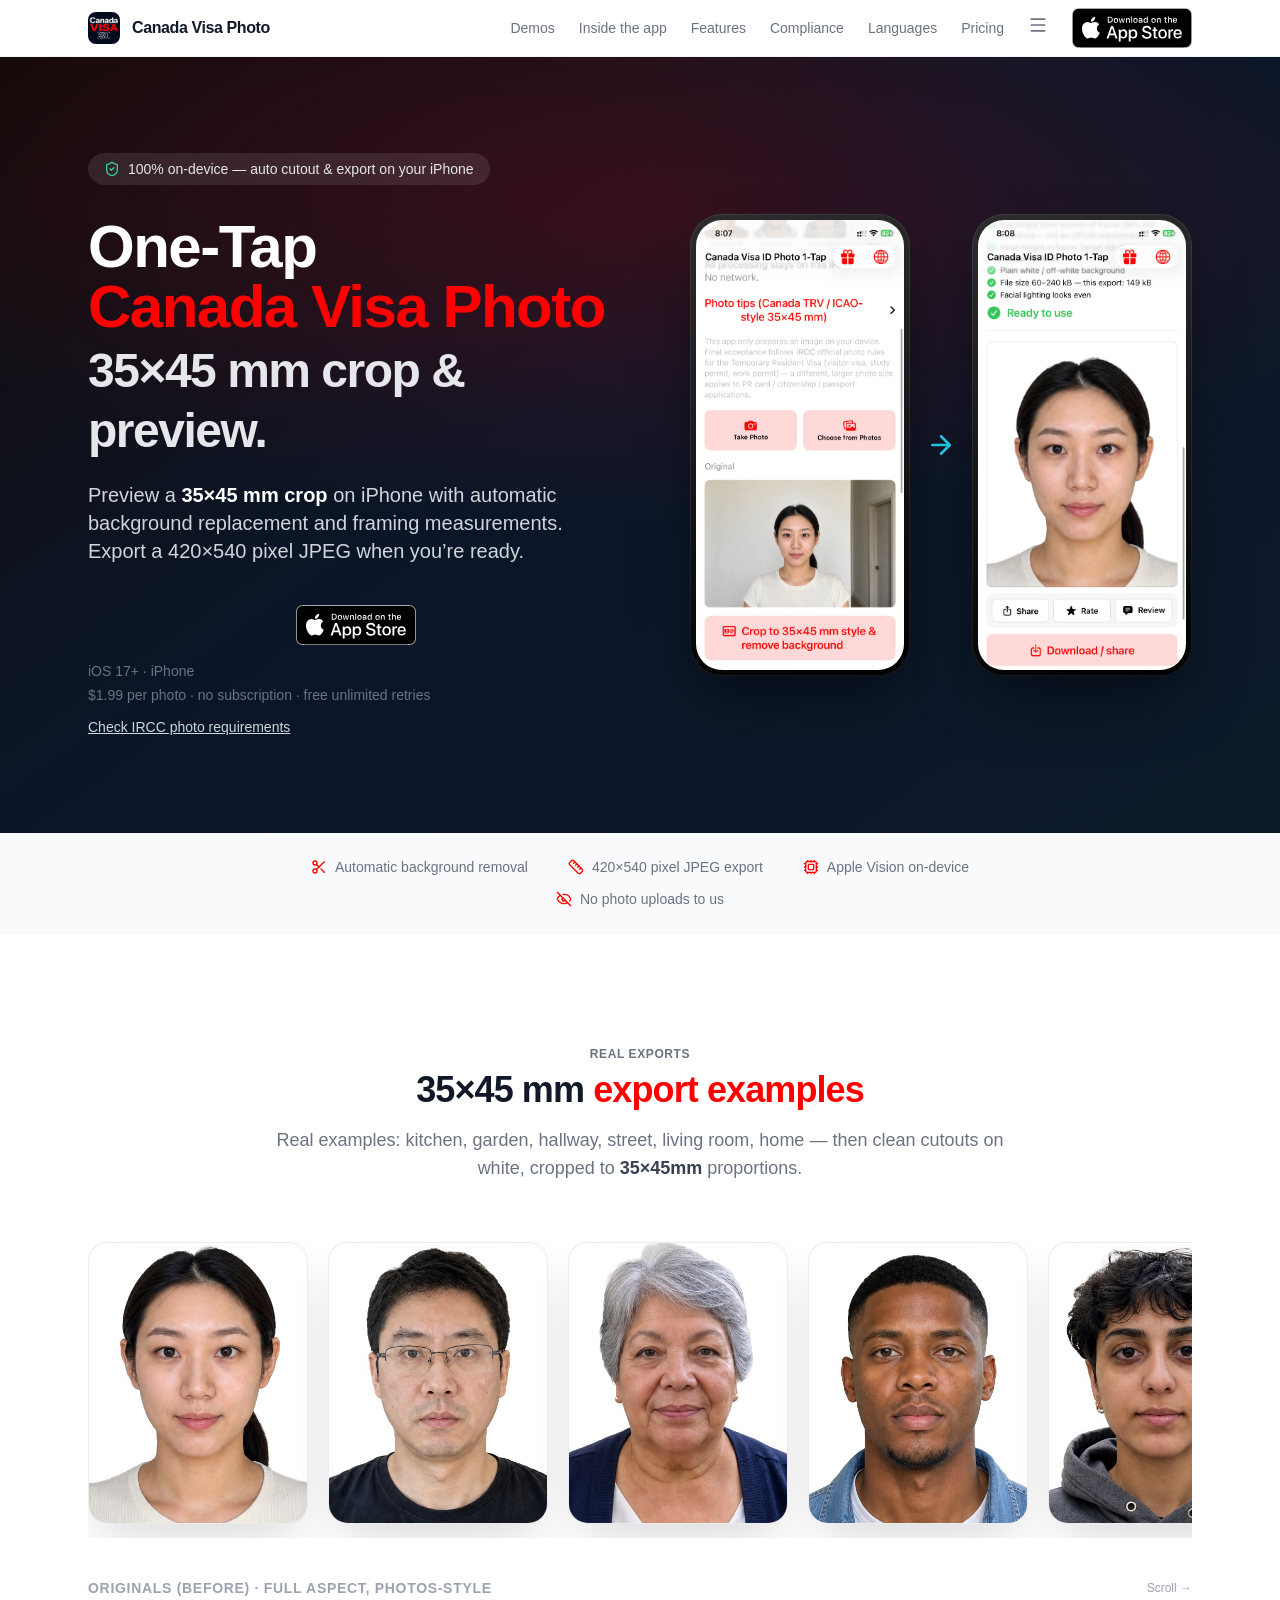
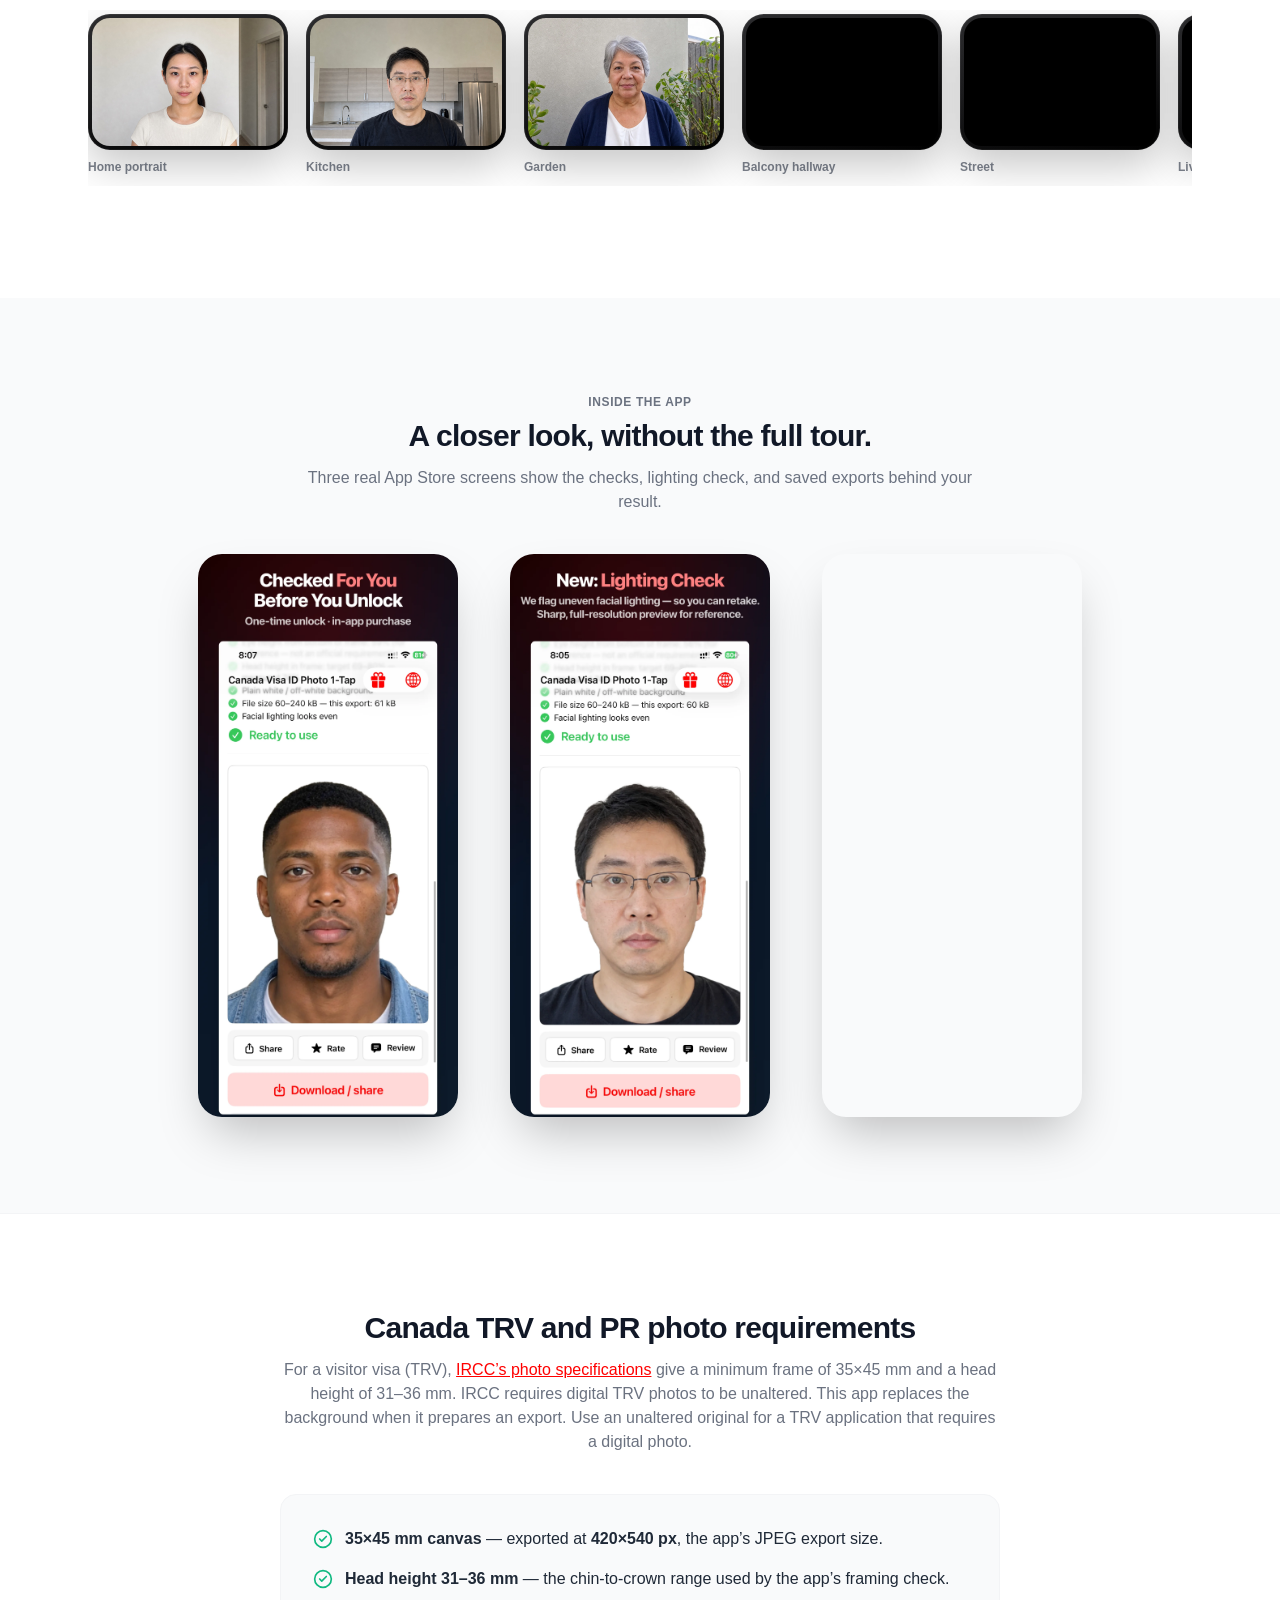
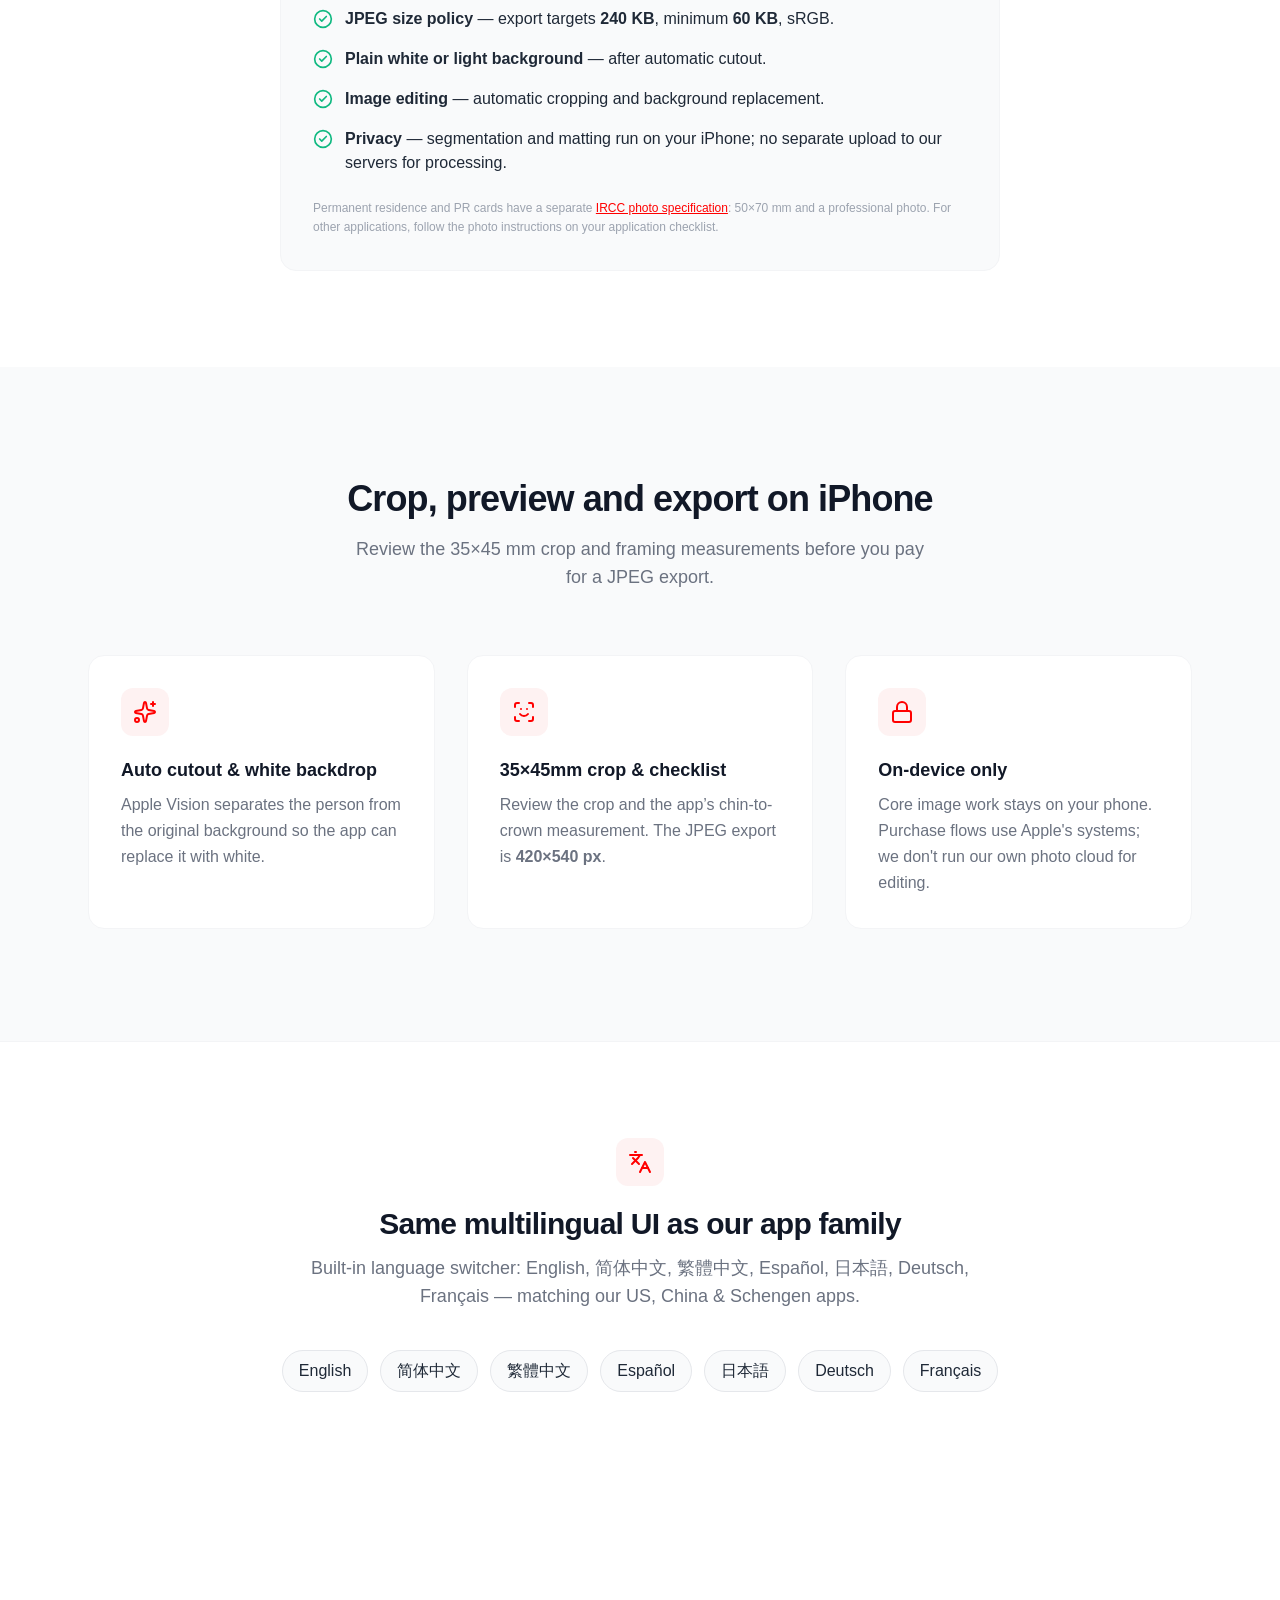
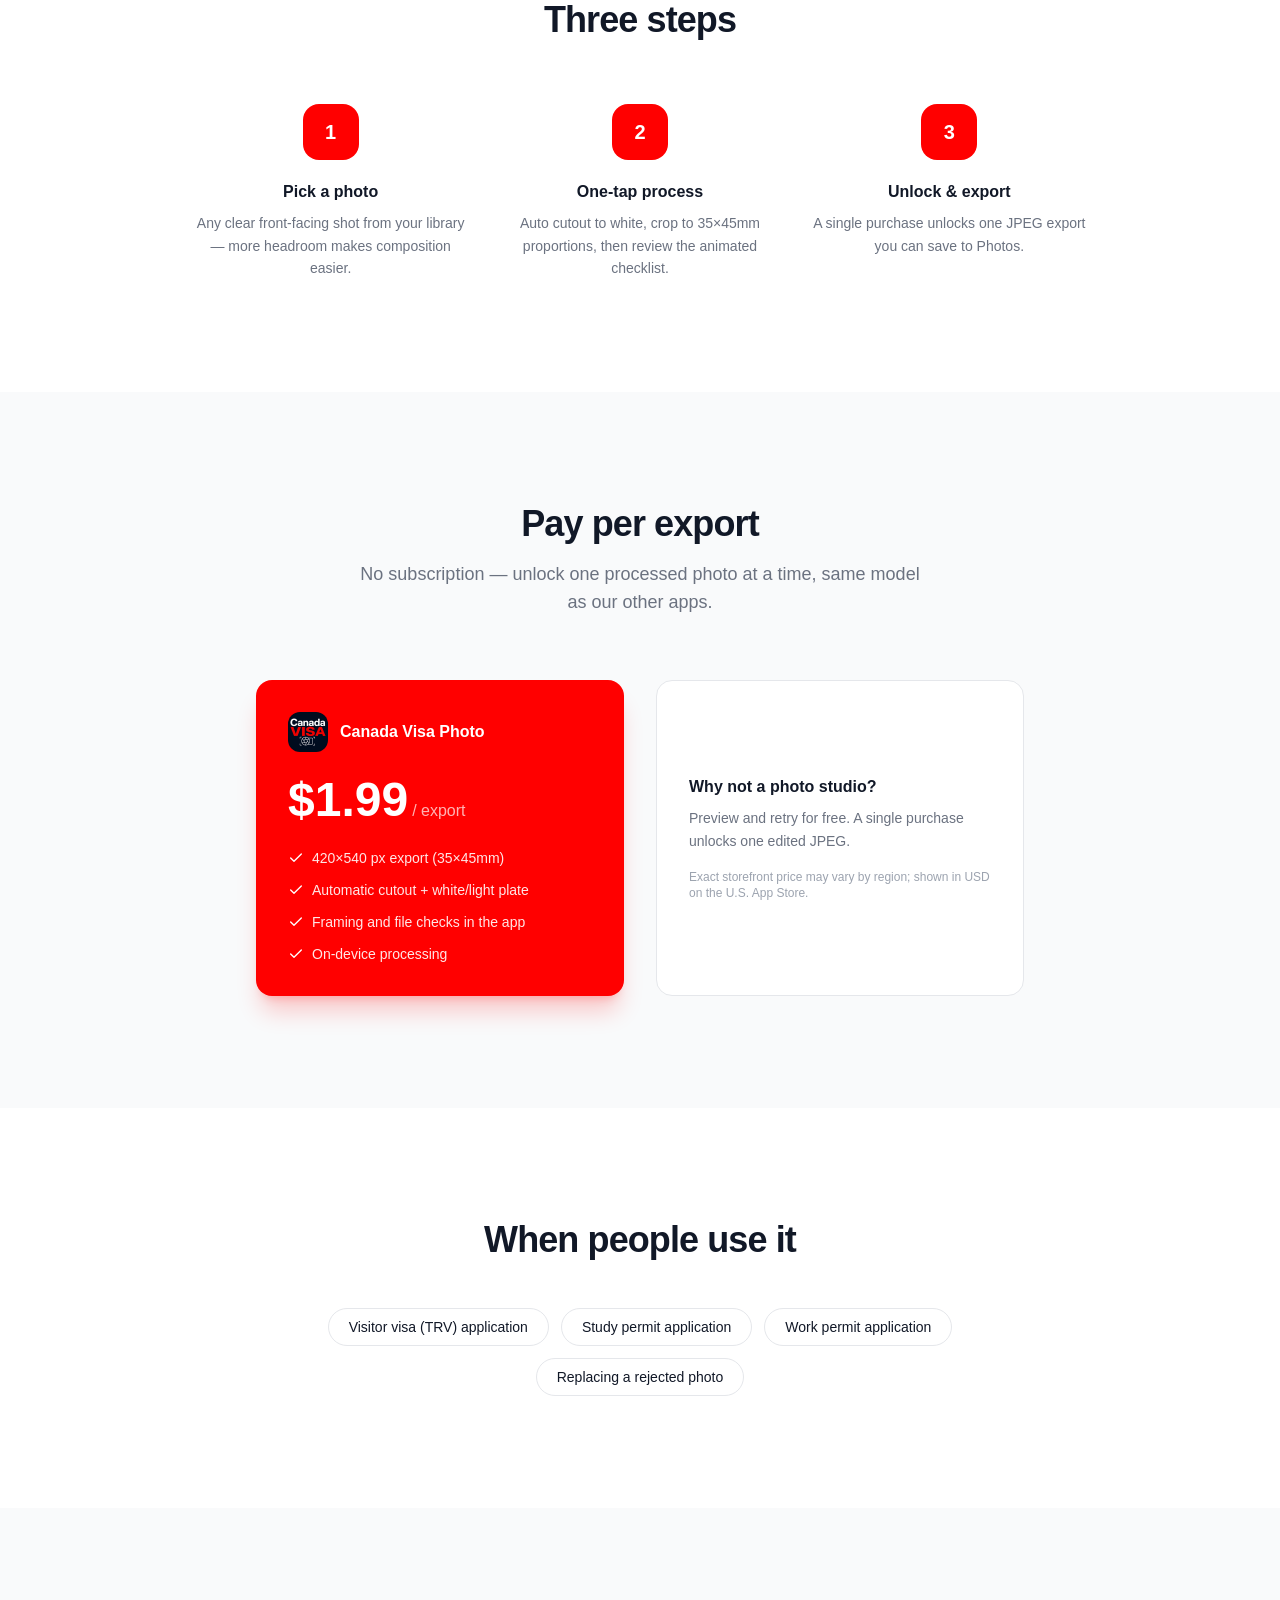
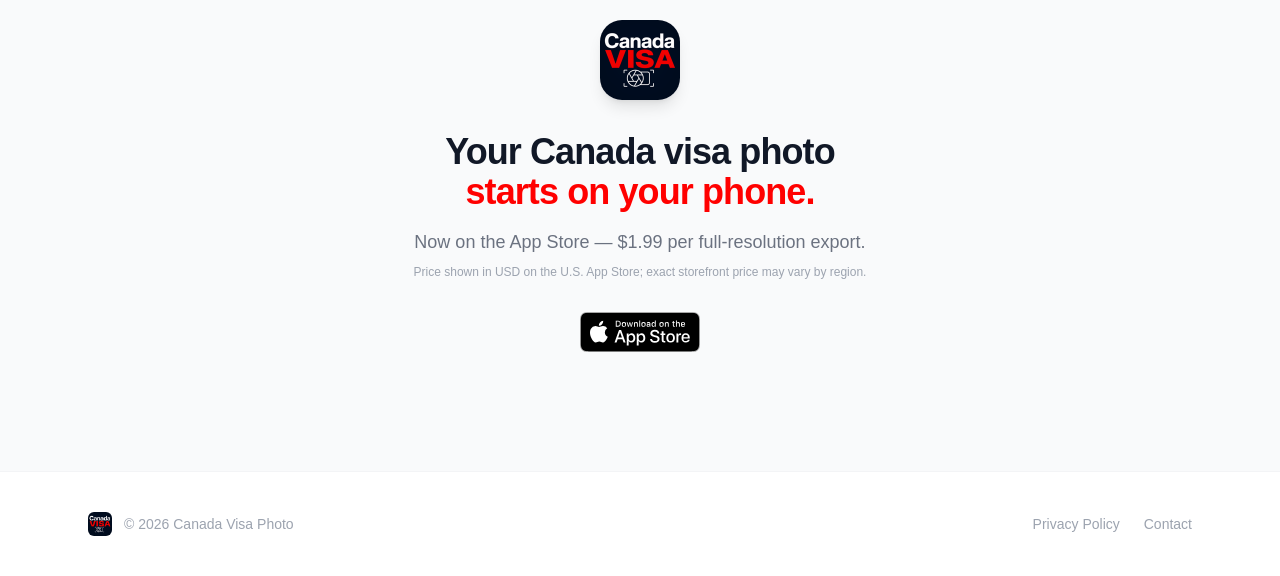
<file: index.html>
<!DOCTYPE html>
<html lang="en">
<head>
    <meta charset="UTF-8">
    <meta name="viewport" content="width=device-width, initial-scale=1.0">
    <title>Canada Visa Photo | 35×45 mm preview and 420×540 JPEG</title>
    <meta name="description" content="Preview a 35×45 mm crop based on Canada’s visitor visa frame on iPhone. The app replaces the background and exports a 420×540 JPEG. Read IRCC’s rules for unaltered photos.">
    <link rel="canonical" href="https://canada.visaphoto1tap.com/">
    <link rel="icon" type="image/png" href="AppIcon.png">
    <link rel="apple-touch-icon" href="AppIcon.png">
    <meta name="theme-color" content="#ff0000">
    <meta property="og:type" content="website">
    <meta property="og:url" content="https://canada.visaphoto1tap.com/">
    <meta property="og:title" content="Canada Visa Photo | 35×45 mm preview and 420×540 JPEG">
    <meta property="og:description" content="Preview a 35×45 mm crop based on Canada’s visitor visa frame on iPhone. The app replaces the background and exports a 420×540 JPEG. Read IRCC’s rules for unaltered photos.">
    <meta property="og:image" content="https://canada.visaphoto1tap.com/AppIcon.png">
    <meta property="og:image:width" content="1024">
    <meta property="og:image:height" content="1024">
    <meta name="twitter:card" content="summary_large_image">
    <meta name="twitter:title" content="Canada Visa Photo | 35×45 mm preview and 420×540 JPEG">
    <meta name="twitter:description" content="Preview a 35×45 mm crop based on Canada’s visitor visa frame on iPhone. The app replaces the background and exports a 420×540 JPEG. Read IRCC’s rules for unaltered photos.">
    <meta name="twitter:image" content="https://canada.visaphoto1tap.com/AppIcon.png">
    <script type="application/ld+json">
{
  "@context": "https://schema.org",
  "@type": "SoftwareApplication",
  "name": "Canada Visa Photo",
  "url": "https://canada.visaphoto1tap.com/",
  "image": "https://canada.visaphoto1tap.com/AppIcon.png",
  "description": "Preview a 35×45 mm crop based on Canada’s visitor visa frame on iPhone. The app replaces the background and exports a 420×540 JPEG. Read IRCC’s rules for unaltered photos.",
  "operatingSystem": "iOS 17.0 or later",
  "applicationCategory": "PhotographyApplication",
  "offers": {
    "@type": "Offer",
    "price": "0",
    "priceCurrency": "USD"
  },
  "downloadUrl": "https://apps.apple.com/app/id6787620585"
}
    </script>
    <style>
        .gradient-hero {
            background: radial-gradient(ellipse 120% 80% at 50% 20%, rgba(255, 0, 0, 0.18) 0%, transparent 50%),
                linear-gradient(145deg, #150a0a 0%, #0a1628 45%, #0d1a2a 100%);
        }
        .card-hover { transition: transform 0.2s ease, box-shadow 0.2s ease; }
        .card-hover:hover { transform: translateY(-4px); box-shadow: 0 20px 40px rgba(0, 0, 0, 0.08); }
        @keyframes complianceRowIn {
            from { opacity: 0; transform: translateY(8px); }
            to { opacity: 1; transform: translateY(0); }
        }
        .compliance-row { opacity: 0; animation: complianceRowIn 0.5s ease forwards; }
        .compliance-row:nth-child(1) { animation-delay: 0.05s; }
        .compliance-row:nth-child(2) { animation-delay: 0.12s; }
        .compliance-row:nth-child(3) { animation-delay: 0.19s; }
        .compliance-row:nth-child(4) { animation-delay: 0.26s; }
        .compliance-row:nth-child(5) { animation-delay: 0.33s; }
        .compliance-row:nth-child(6) { animation-delay: 0.40s; }
        .compliance-row:nth-child(7) { animation-delay: 0.47s; }
        .mock-phone {
            width: min(280px, 70vw);
            border-radius: 2.5rem;
            background: linear-gradient(165deg, #101a2c 0%, #0a1628 100%);
            padding: 14px;
            box-shadow: 0 30px 60px -12px rgba(10, 22, 40, 0.35), inset 0 0 0 1px rgba(255,255,255,0.06);
        }
        .mock-screen { background: #fff; border-radius: 1.75rem; overflow: hidden; aspect-ratio: 35 / 45; position: relative; }
        .mock-notch { position: absolute; top: 8px; left: 50%; transform: translateX(-50%); width: 34%; height: 18px; background: #0a1628; border-radius: 999px; }
        .demo-wall-img { width: 100%; max-width: 280px; margin-left: auto; margin-right: auto; height: auto; display: block; object-fit: contain; object-position: center center; border-radius: 1.25rem; box-shadow: 0 25px 50px -12px rgba(0, 0, 0, 0.15); border: 1px solid rgba(15, 23, 42, 0.08); background: #fff; }
        .demo-film { display: flex; gap: 18px; overflow-x: auto; padding: 4px 2px 10px; scroll-snap-type: x mandatory; -webkit-overflow-scrolling: touch; }
        .demo-film::-webkit-scrollbar { height: 8px; }
        .demo-film::-webkit-scrollbar-thumb { background: rgba(15, 23, 42, 0.16); border-radius: 999px; }
        .demo-film-item--original { flex: 0 0 auto; scroll-snap-align: start; width: auto; }
        .demo-film-original-wrap { width: min(200px, 52vw); border-radius: 22px; overflow: hidden; background: linear-gradient(165deg, #2c2c2e 0%, #1c1c1e 40%, #000 100%); box-shadow: 0 16px 40px rgba(0, 0, 0, 0.22), inset 0 0 0 1px rgba(255, 255, 255, 0.06); padding: 4px; }
        .demo-film-thumb-original { width: 100%; height: auto; max-height: min(340px, 58vh); display: block; object-fit: contain; object-position: center center; border-radius: 18px; background: #000; }
        .demo-film-label { margin-top: 8px; font-size: 12px; font-weight: 700; color: rgba(15, 23, 42, 0.55); }
        /* Hero before -> after visual: two matching device screens, same treatment */
        .hero-visual {
            display: flex;
            align-items: center;
            justify-content: center;
            gap: clamp(6px, 1.5vw, 16px);
        }
        @media (min-width: 768px) { .hero-visual { justify-content: flex-end; } }
        .hero-before { position: relative; flex: 0 0 auto; }
        /* Animated arrow */
        @keyframes heroArrowNudge {
            0%, 100% { transform: translateX(0); }
            50% { transform: translateX(5px); }
        }
        .hero-arrow {
            flex: 0 0 auto;
            color: #22d3ee;
            animation: heroArrowNudge 1.6s ease-in-out infinite;
        }
        .hero-arrow svg { width: clamp(20px, 4vw, 30px); height: clamp(20px, 4vw, 30px); }
        /* Both before and after use the same device-screen treatment */
        .hero-after { position: relative; flex: 0 0 auto; }
        .hero-phone {
            width: clamp(150px, 38vw, 220px);
            border-radius: 32px;
            padding: 6px;
            background: linear-gradient(165deg, #2c2c2e 0%, #1c1c1e 40%, #000 100%);
            box-shadow:
                0 30px 60px -12px rgba(0, 0, 0, 0.5),
                inset 0 0 0 1px rgba(255, 255, 255, 0.08);
        }
        .hero-phone img {
            width: 100%;
            height: auto;
            display: block;
            border-radius: 26px;
            background: #fff;
        }
        /* Before/After pills */
        .hero-pill {
            position: absolute;
            top: 8px;
            left: 8px;
            font-size: 10px;
            font-weight: 800;
            letter-spacing: 0.04em;
            text-transform: uppercase;
            padding: 3px 8px;
            border-radius: 999px;
            background: rgba(10, 22, 40, 0.55);
            color: #fff;
            backdrop-filter: blur(4px);
        }
        /* Demo wall: single-row scrollable results strip */
        .demo-wall-row {
            display: flex;
            gap: 20px;
            overflow-x: auto;
            padding: 4px 2px 14px;
            scroll-snap-type: x mandatory;
            -webkit-overflow-scrolling: touch;
        }
        .demo-wall-row::-webkit-scrollbar { height: 8px; }
        .demo-wall-row::-webkit-scrollbar-thumb { background: rgba(15, 23, 42, 0.16); border-radius: 999px; }
        .demo-wall-item { flex: 0 0 auto; scroll-snap-align: start; width: min(220px, 56vw); }
    </style>
<!-- Cloudflare Web Analytics --><script type="module" src="https://static.cloudflareinsights.com/beacon.min.js" data-cf-beacon='{"token": "4009f7885b5f44d7ab5106ff883beff3"}'></script><!-- End Cloudflare Web Analytics -->
<!-- Icons: inline SVG from Lucide (https://lucide.dev), ISC License, see assets/licenses/lucide.txt -->
<link rel="stylesheet" href="assets/tailwind.css">
<script defer src="/assets/store-clicks-v1.js"></script></head>
<body class="bg-white text-gray-900 font-sans antialiased">

    <nav class="sticky top-0 z-50 bg-white/80 backdrop-blur-lg border-b border-gray-100">
        <div class="max-w-6xl mx-auto px-6 h-14 flex items-center justify-between">
            <div class="flex items-center gap-3">
                <img src="assets/icons/canada.webp" alt="Canada Visa Photo" class="w-8 h-8 rounded-lg" width="160" height="160" decoding="async">
                <span class="font-semibold text-gray-900 tracking-tight">Canada Visa Photo</span>
            </div>
            <div class="flex items-center gap-6 text-sm">
                <a href="#demos" class="text-gray-500 hover:text-gray-900 transition hidden sm:block">Demos</a>
                <a href="#app" class="text-gray-500 hover:text-gray-900 transition hidden sm:block">Inside the app</a>
                <a href="#features" class="text-gray-500 hover:text-gray-900 transition hidden sm:block">Features</a>
                <a href="#compliance-checklist" class="text-gray-500 hover:text-gray-900 transition hidden sm:block">Compliance</a>
                <a href="#languages" class="text-gray-500 hover:text-gray-900 transition hidden sm:block">Languages</a>
                <a href="#pricing" class="text-gray-500 hover:text-gray-900 transition hidden sm:block">Pricing</a>
                <div class="relative">
            <button type="button" id="app-switcher-btn" aria-haspopup="true" aria-expanded="false" aria-label="Other visa photo apps" class="p-2 -m-2 rounded-lg text-gray-500 hover:text-gray-900 hover:bg-gray-100 transition">
                <svg xmlns="http://www.w3.org/2000/svg" width="24" height="24" viewBox="0 0 24 24" fill="none" stroke="currentColor" stroke-width="2" stroke-linecap="round" stroke-linejoin="round" class="w-5 h-5 lucide lucide-menu" aria-hidden="true" focusable="false"><path d="M4 5h16"></path><path d="M4 12h16"></path><path d="M4 19h16"></path></svg>
            </button>
            <div id="app-switcher-menu" class="hidden fixed right-4 top-16 w-72 max-w-[calc(100vw-2rem)] bg-white rounded-2xl shadow-2xl border border-gray-100 py-2 z-50 text-left">
                <p class="px-4 py-2 text-xs font-semibold text-gray-400 uppercase tracking-wider">Our visa photo apps</p>
            <a href="https://us.visaphoto1tap.com/" class="flex items-center gap-3 px-4 py-2.5 hover:bg-gray-50 transition">
                <img src="assets/icons/us.webp" alt="" class="w-8 h-8 rounded-lg flex-shrink-0" width="32" height="32" loading="lazy" decoding="async">
                <span class="text-sm font-medium text-gray-800">US Visa Photo</span>
            </a>
            <a href="https://china.visaphoto1tap.com/" class="flex items-center gap-3 px-4 py-2.5 hover:bg-gray-50 transition">
                <img src="assets/icons/china.webp" alt="" class="w-8 h-8 rounded-lg flex-shrink-0" width="32" height="32" loading="lazy" decoding="async">
                <span class="text-sm font-medium text-gray-800">China Visa Photo</span>
            </a>
            <a href="https://schengen.visaphoto1tap.com/" class="flex items-center gap-3 px-4 py-2.5 hover:bg-gray-50 transition">
                <img src="assets/icons/schengen.webp" alt="" class="w-8 h-8 rounded-lg flex-shrink-0" width="32" height="32" loading="lazy" decoding="async">
                <span class="text-sm font-medium text-gray-800">Schengen Visa Photo</span>
            </a>
            <a href="https://india.visaphoto1tap.com/" class="flex items-center gap-3 px-4 py-2.5 hover:bg-gray-50 transition">
                <img src="assets/icons/india.webp" alt="" class="w-8 h-8 rounded-lg flex-shrink-0" width="32" height="32" loading="lazy" decoding="async">
                <span class="text-sm font-medium text-gray-800">India Visa Photo</span>
            </a>
            <a href="https://japan.visaphoto1tap.com/" class="flex items-center gap-3 px-4 py-2.5 hover:bg-gray-50 transition">
                <img src="assets/icons/japan.webp" alt="" class="w-8 h-8 rounded-lg flex-shrink-0" width="32" height="32" loading="lazy" decoding="async">
                <span class="text-sm font-medium text-gray-800">Japan Visa Photo</span>
            </a>
            <a href="https://canada.visaphoto1tap.com/" class="flex items-center gap-3 px-4 py-2.5 bg-gray-50">
                <img src="assets/icons/canada.webp" alt="" class="w-8 h-8 rounded-lg flex-shrink-0" width="32" height="32" loading="lazy" decoding="async">
                <span class="text-sm font-semibold text-gray-900">Canada Visa Photo</span>
                <svg xmlns="http://www.w3.org/2000/svg" width="24" height="24" viewBox="0 0 24 24" fill="none" stroke="currentColor" stroke-width="2" stroke-linecap="round" stroke-linejoin="round" class="w-4 h-4 text-emerald-500 ml-auto flex-shrink-0 lucide lucide-check" aria-hidden="true" focusable="false"><path d="M20 6 9 17l-5-5"></path></svg>
            </a>
            </div>
        </div>
        <a href="https://apps.apple.com/app/apple-store/id6787620585?pt=128765534&amp;ct=web-ca-en-home-canada&amp;mt=8" target="_blank" rel="noopener noreferrer" class="inline-flex" data-acquisition-store="app-store" data-acquisition-app="canada"><img src="/assets/app-store.svg" width="120" height="40" alt="Download on the App Store"></a>
            </div>
        </div>
    </nav>

    <section class="gradient-hero text-white overflow-hidden">
        <div class="max-w-6xl mx-auto px-6 py-16 md:py-24">
            <div class="grid md:grid-cols-2 gap-12 md:gap-8 items-center">
                <!-- Copy -->
                <div class="text-center md:text-left">
                <div class="inline-flex items-center gap-2 bg-white/10 backdrop-blur rounded-full px-4 py-1.5 text-sm mb-8">
                    <svg xmlns="http://www.w3.org/2000/svg" width="24" height="24" viewBox="0 0 24 24" fill="none" stroke="currentColor" stroke-width="2" stroke-linecap="round" stroke-linejoin="round" class="w-4 h-4 text-emerald-400 lucide lucide-shield-check" aria-hidden="true" focusable="false"><path d="M20 13c0 5-3.5 7.5-7.66 8.95a1 1 0 0 1-.67-.01C7.5 20.5 4 18 4 13V6a1 1 0 0 1 1-1c2 0 4.5-1.2 6.24-2.72a1.17 1.17 0 0 1 1.52 0C14.51 3.81 17 5 19 5a1 1 0 0 1 1 1z"></path><path d="m9 12 2 2 4-4"></path></svg>
                    <span class="text-gray-200">100% on-device — auto cutout &amp; export on your iPhone</span>
                </div>

                <h1 class="text-4xl sm:text-5xl md:text-6xl font-bold tracking-tight leading-tight mb-6">
                    <span class="text-white">One-Tap</span><br>
                    <span class="text-brand">Canada Visa Photo</span><br>
                    <span class="text-gray-200 text-3xl sm:text-4xl md:text-5xl font-semibold">35×45 mm crop &amp; preview.</span>
                </h1>

                <p class="text-lg md:text-xl text-gray-300 max-w-xl mx-auto mb-10 leading-relaxed">
                    Preview a <strong class="text-white">35×45 mm crop</strong> on iPhone with automatic background replacement and framing measurements. Export a 420×540 pixel JPEG when you’re ready.
                </p>

                <div id="download" class="flex flex-col sm:flex-row items-center justify-center gap-4">
                    <a href="https://apps.apple.com/app/apple-store/id6787620585?pt=128765534&amp;ct=web-ca-en-home-canada&amp;mt=8" target="_blank" rel="noopener noreferrer" class="inline-flex" data-acquisition-store="app-store" data-acquisition-app="canada"><img src="/assets/app-store.svg" width="120" height="40" alt="Download on the App Store"></a>
                </div>
                <p class="text-gray-500 text-sm mt-4">iOS 17+ &middot; iPhone</p>
                <p class="text-gray-500 text-sm mt-1">$1.99 per photo &middot; no subscription &middot; free unlimited retries</p>
                <p class="text-gray-300 text-sm mt-3"><a class="underline" href="#compliance-checklist">Check IRCC photo requirements</a></p>
                </div>

                <!-- Product visual: your everyday photo -> ready-for-visa, in the app -->
                <div class="hero-visual">
                    <!-- Before: the app's own "Original" screen, full raw device screenshot -->
                    <figure class="hero-before">
                        <div class="hero-phone">
                            <img src="appstore/before-original.webp" width="1170" height="2532" decoding="async" alt="The Canada Visa Photo app showing the Original photo screen with a crop and remove background button">
                        </div>
                    </figure>

                    <!-- Arrow -->
                    <div class="hero-arrow" aria-hidden="true">
                        <svg xmlns="http://www.w3.org/2000/svg" width="24" height="24" viewBox="0 0 24 24" fill="none" stroke="currentColor" stroke-width="2" stroke-linecap="round" stroke-linejoin="round" class="lucide lucide-arrow-right" aria-hidden="true" focusable="false"><path d="M5 12h14"></path><path d="m12 5 7 7-7 7"></path></svg>
                    </div>

                    <!-- After: the same person, in the app — background removed, cropped, auto-checked -->
                    <figure class="hero-after">
                        <div class="hero-phone">
                            <img src="appstore/after-result.webp" width="1170" height="2532" decoding="async" alt="The same photo in the Canada Visa Photo app: background removed, cropped, compliance checklist passed, marked Ready to use">
                        </div>
                    </figure>
                </div>
            </div>
        </div>
    </section>

    <section class="bg-gray-50 border-b border-gray-100">
        <div class="max-w-4xl mx-auto px-6 py-6 flex flex-wrap items-center justify-center gap-x-10 gap-y-3 text-sm text-gray-500">
            <div class="flex items-center gap-2"><svg xmlns="http://www.w3.org/2000/svg" width="24" height="24" viewBox="0 0 24 24" fill="none" stroke="currentColor" stroke-width="2" stroke-linecap="round" stroke-linejoin="round" class="w-4 h-4 text-brand lucide lucide-scissors" aria-hidden="true" focusable="false"><circle cx="6" cy="6" r="3"></circle><path d="M8.12 8.12 12 12"></path><path d="M20 4 8.12 15.88"></path><circle cx="6" cy="18" r="3"></circle><path d="M14.8 14.8 20 20"></path></svg><span>Automatic background removal</span></div>
            <div class="flex items-center gap-2"><svg xmlns="http://www.w3.org/2000/svg" width="24" height="24" viewBox="0 0 24 24" fill="none" stroke="currentColor" stroke-width="2" stroke-linecap="round" stroke-linejoin="round" class="w-4 h-4 text-brand lucide lucide-ruler" aria-hidden="true" focusable="false"><path d="M21.3 15.3a2.4 2.4 0 0 1 0 3.4l-2.6 2.6a2.4 2.4 0 0 1-3.4 0L2.7 8.7a2.41 2.41 0 0 1 0-3.4l2.6-2.6a2.41 2.41 0 0 1 3.4 0Z"></path><path d="m14.5 12.5 2-2"></path><path d="m11.5 9.5 2-2"></path><path d="m8.5 6.5 2-2"></path><path d="m17.5 15.5 2-2"></path></svg><span>420×540 pixel JPEG export</span></div>
            <div class="flex items-center gap-2"><svg xmlns="http://www.w3.org/2000/svg" width="24" height="24" viewBox="0 0 24 24" fill="none" stroke="currentColor" stroke-width="2" stroke-linecap="round" stroke-linejoin="round" class="w-4 h-4 text-brand lucide lucide-cpu" aria-hidden="true" focusable="false"><path d="M12 20v2"></path><path d="M12 2v2"></path><path d="M17 20v2"></path><path d="M17 2v2"></path><path d="M2 12h2"></path><path d="M2 17h2"></path><path d="M2 7h2"></path><path d="M20 12h2"></path><path d="M20 17h2"></path><path d="M20 7h2"></path><path d="M7 20v2"></path><path d="M7 2v2"></path><rect x="4" y="4" width="16" height="16" rx="2"></rect><rect x="8" y="8" width="8" height="8" rx="1"></rect></svg><span>Apple Vision on-device</span></div>
            <div class="flex items-center gap-2"><svg xmlns="http://www.w3.org/2000/svg" width="24" height="24" viewBox="0 0 24 24" fill="none" stroke="currentColor" stroke-width="2" stroke-linecap="round" stroke-linejoin="round" class="w-4 h-4 text-brand lucide lucide-eye-off" aria-hidden="true" focusable="false"><path d="M10.733 5.076a10.744 10.744 0 0 1 11.205 6.575 1 1 0 0 1 0 .696 10.747 10.747 0 0 1-1.444 2.49"></path><path d="M14.084 14.158a3 3 0 0 1-4.242-4.242"></path><path d="M17.479 17.499a10.75 10.75 0 0 1-15.417-5.151 1 1 0 0 1 0-.696 10.75 10.75 0 0 1 4.446-5.143"></path><path d="m2 2 20 20"></path></svg><span>No photo uploads to us</span></div>
        </div>
    </section>

    <section id="demos" class="py-20 md:py-28 scroll-mt-20 bg-white">
        <div class="max-w-6xl mx-auto px-6">
            <div class="text-center mb-14">
                <p class="text-gray-500 text-xs font-semibold uppercase tracking-wider mb-2">Real exports</p>
                <h2 class="text-3xl md:text-4xl font-bold tracking-tight mb-4">35×45 mm <span class="text-brand">export examples</span></h2>
                <p class="text-gray-500 text-lg max-w-3xl mx-auto">Real examples: kitchen, garden, hallway, street, living room, home — then clean cutouts on white, cropped to <strong class="text-gray-700">35×45mm</strong> proportions.</p>
            </div>

            <div class="demo-wall-row" aria-label="Result photo row">
                <figure class="demo-wall-item"><img src="demos/demo-01-result.jpg" alt="Canada visa photo export example 1" class="demo-wall-img" width="420" height="540" decoding="async" loading="lazy"></figure>
                <figure class="demo-wall-item"><img src="demos/demo-02-result.jpg" alt="Canada visa photo export example 2" class="demo-wall-img" width="420" height="540" decoding="async" loading="lazy"></figure>
                <figure class="demo-wall-item"><img src="demos/demo-03-result.jpg" alt="Canada visa photo export example 3" class="demo-wall-img" width="420" height="540" decoding="async" loading="lazy"></figure>
                <figure class="demo-wall-item"><img src="demos/demo-04-result.jpg" alt="Canada visa photo export example 4" class="demo-wall-img" width="420" height="540" decoding="async" loading="lazy"></figure>
                <figure class="demo-wall-item"><img src="demos/demo-05-result.jpg" alt="Canada visa photo export example 5" class="demo-wall-img" width="420" height="540" decoding="async" loading="lazy"></figure>
                <figure class="demo-wall-item"><img src="demos/demo-06-result.jpg" alt="Canada visa photo export example 6" class="demo-wall-img" width="420" height="540" decoding="async" loading="lazy"></figure>
            </div>

            <div class="mt-10 max-w-6xl mx-auto">
                <div class="flex items-center justify-between gap-4 mb-3">
                    <p class="text-sm font-semibold text-gray-400 uppercase tracking-wider">Originals (before) · full aspect, Photos-style</p>
                    <p class="text-xs text-gray-400 hidden sm:block">Scroll &rarr;</p>
                </div>
                <div class="demo-film" aria-label="Original photo strip">
                    <div class="demo-film-item--original">
                        <div class="demo-film-original-wrap"><img src="demos/demo-01-original.jpg" alt="Original 1" class="demo-film-thumb-original" decoding="async" width="1536" height="1024" loading="lazy"></div>
                        <div class="demo-film-label">Home portrait</div>
                    </div>
                    <div class="demo-film-item--original">
                        <div class="demo-film-original-wrap"><img src="demos/demo-02-original.jpg" alt="Original 2" class="demo-film-thumb-original" decoding="async" width="1536" height="1024" loading="lazy"></div>
                        <div class="demo-film-label">Kitchen</div>
                    </div>
                    <div class="demo-film-item--original">
                        <div class="demo-film-original-wrap"><img src="demos/demo-03-original.webp" alt="Original 3" class="demo-film-thumb-original" decoding="async" width="1536" height="1024" loading="lazy"></div>
                        <div class="demo-film-label">Garden</div>
                    </div>
                    <div class="demo-film-item--original">
                        <div class="demo-film-original-wrap"><img src="demos/demo-04-original.webp" alt="Original 4" class="demo-film-thumb-original" decoding="async" width="1536" height="1024" loading="lazy"></div>
                        <div class="demo-film-label">Balcony hallway</div>
                    </div>
                    <div class="demo-film-item--original">
                        <div class="demo-film-original-wrap"><img src="demos/demo-05-original.webp" alt="Original 5" class="demo-film-thumb-original" decoding="async" width="1536" height="1024" loading="lazy"></div>
                        <div class="demo-film-label">Street</div>
                    </div>
                    <div class="demo-film-item--original">
                        <div class="demo-film-original-wrap"><img src="demos/demo-06-original.jpg" alt="Original 6" class="demo-film-thumb-original" decoding="async" width="1536" height="1024" loading="lazy"></div>
                        <div class="demo-film-label">Living room</div>
                    </div>
                </div>
            </div>
        </div>
    </section>

    <section id="app" class="py-16 md:py-24 bg-gray-50 scroll-mt-24">
        <div class="max-w-6xl mx-auto px-6 text-center">
            <p class="text-gray-500 text-xs font-semibold uppercase tracking-wider mb-2">Inside the app</p>
            <h2 class="text-2xl md:text-3xl font-bold tracking-tight text-gray-900 mb-3">A closer look, without the full tour.</h2>
            <p class="text-gray-500 text-sm md:text-base max-w-2xl mx-auto mb-10">Three real App Store screens show the checks, lighting check, and saved exports behind your result.</p>
            <div class="grid grid-cols-1 sm:grid-cols-3 gap-8 md:gap-10 justify-items-center max-w-4xl mx-auto">
                <img src="appstore/inside-app-checklist.webp" alt="Canada Visa Photo App Store screen showing the IRCC export checklist before unlock" class="rounded-[1.5rem] shadow-2xl w-full max-w-[260px] h-auto" width="1284" height="2778" loading="lazy" decoding="async">
                <img src="appstore/inside-app-lighting.webp" alt="Canada Visa Photo App Store screen showing the lighting check before export" class="rounded-[1.5rem] shadow-2xl w-full max-w-[260px] h-auto" width="1284" height="2778" loading="lazy" decoding="async">
                <img src="appstore/inside-app-saved.webp" alt="Canada Visa Photo App Store screen showing Saved Photos on this iPhone" class="rounded-[1.5rem] shadow-2xl w-full max-w-[260px] h-auto" width="1284" height="2778" loading="lazy" decoding="async">
            </div>
        </div>
    </section>

    <section id="compliance-checklist" class="scroll-mt-24 py-16 md:py-24 bg-white border-t border-gray-100">
        <div class="max-w-3xl mx-auto px-6">
            <div class="text-center mb-10">
                <h2 class="text-2xl md:text-3xl font-bold tracking-tight mb-3">Canada TRV and PR photo requirements</h2>
                <p class="text-gray-500">For a visitor visa (TRV), <a class="text-brand underline" href="https://www.canada.ca/en/immigration-refugees-citizenship/services/application/application-forms-guides/temporary-resident-visa-application-photograph-specifications.html">IRCC’s photo specifications</a> give a minimum frame of 35×45 mm and a head height of 31–36 mm. IRCC requires digital TRV photos to be unaltered. This app replaces the background when it prepares an export. Use an unaltered original for a TRV application that requires a digital photo.</p>
            </div>
            <div class="bg-gray-50 rounded-2xl border border-gray-100 p-6 md:p-8">
                <ul class="space-y-4 text-left text-sm md:text-base text-gray-800">
                    <li class="compliance-row flex items-start gap-3"><svg xmlns="http://www.w3.org/2000/svg" width="24" height="24" viewBox="0 0 24 24" fill="none" stroke="currentColor" stroke-width="2" stroke-linecap="round" stroke-linejoin="round" class="w-5 h-5 text-emerald-500 flex-shrink-0 mt-0.5 lucide lucide-check-circle-2" aria-hidden="true" focusable="false"><circle cx="12" cy="12" r="10"></circle><path d="m16 9-5.5 5.5L8 12"></path></svg><span><strong>35×45 mm canvas</strong> &mdash; exported at <strong>420×540 px</strong>, the app’s JPEG export size.</span></li>
                    <li class="compliance-row flex items-start gap-3"><svg xmlns="http://www.w3.org/2000/svg" width="24" height="24" viewBox="0 0 24 24" fill="none" stroke="currentColor" stroke-width="2" stroke-linecap="round" stroke-linejoin="round" class="w-5 h-5 text-emerald-500 flex-shrink-0 mt-0.5 lucide lucide-check-circle-2" aria-hidden="true" focusable="false"><circle cx="12" cy="12" r="10"></circle><path d="m16 9-5.5 5.5L8 12"></path></svg><span><strong>Head height 31–36 mm</strong> &mdash; the chin-to-crown range used by the app’s framing check.</span></li>
                    <li class="compliance-row flex items-start gap-3"><svg xmlns="http://www.w3.org/2000/svg" width="24" height="24" viewBox="0 0 24 24" fill="none" stroke="currentColor" stroke-width="2" stroke-linecap="round" stroke-linejoin="round" class="w-5 h-5 text-emerald-500 flex-shrink-0 mt-0.5 lucide lucide-check-circle-2" aria-hidden="true" focusable="false"><circle cx="12" cy="12" r="10"></circle><path d="m16 9-5.5 5.5L8 12"></path></svg><span><strong>JPEG size policy</strong> &mdash; export targets <strong>240 KB</strong>, minimum <strong>60 KB</strong>, sRGB.</span></li>
                    <li class="compliance-row flex items-start gap-3"><svg xmlns="http://www.w3.org/2000/svg" width="24" height="24" viewBox="0 0 24 24" fill="none" stroke="currentColor" stroke-width="2" stroke-linecap="round" stroke-linejoin="round" class="w-5 h-5 text-emerald-500 flex-shrink-0 mt-0.5 lucide lucide-check-circle-2" aria-hidden="true" focusable="false"><circle cx="12" cy="12" r="10"></circle><path d="m16 9-5.5 5.5L8 12"></path></svg><span><strong>Plain white or light background</strong> &mdash; after automatic cutout.</span></li>
                    <li class="compliance-row flex items-start gap-3"><svg xmlns="http://www.w3.org/2000/svg" width="24" height="24" viewBox="0 0 24 24" fill="none" stroke="currentColor" stroke-width="2" stroke-linecap="round" stroke-linejoin="round" class="w-5 h-5 text-emerald-500 flex-shrink-0 mt-0.5 lucide lucide-check-circle-2" aria-hidden="true" focusable="false"><circle cx="12" cy="12" r="10"></circle><path d="m16 9-5.5 5.5L8 12"></path></svg><span><strong>Image editing</strong> &mdash; automatic cropping and background replacement.</span></li>
                    <li class="compliance-row flex items-start gap-3"><svg xmlns="http://www.w3.org/2000/svg" width="24" height="24" viewBox="0 0 24 24" fill="none" stroke="currentColor" stroke-width="2" stroke-linecap="round" stroke-linejoin="round" class="w-5 h-5 text-emerald-500 flex-shrink-0 mt-0.5 lucide lucide-check-circle-2" aria-hidden="true" focusable="false"><circle cx="12" cy="12" r="10"></circle><path d="m16 9-5.5 5.5L8 12"></path></svg><span><strong>Privacy</strong> &mdash; segmentation and matting run on your iPhone; no separate upload to our servers for processing.</span></li>
                </ul>
                <p class="text-xs text-gray-400 mt-6 leading-relaxed">Permanent residence and PR cards have a separate <a class="text-brand underline" href="https://www.canada.ca/en/immigration-refugees-citizenship/services/permanent-residents/card/photos.html">IRCC photo specification</a>: 50×70 mm and a professional photo. For other applications, follow the photo instructions on your application checklist.</p>
            </div>
        </div>
    </section>

    <section id="features" class="bg-gray-50 py-20 md:py-28">
        <div class="max-w-6xl mx-auto px-6">
            <div class="text-center mb-16">
                <h2 class="text-3xl md:text-4xl font-bold tracking-tight mb-4">Crop, preview and export on iPhone</h2>
                <p class="text-gray-500 text-lg max-w-xl mx-auto">Review the 35×45 mm crop and framing measurements before you pay for a JPEG export.</p>
            </div>
            <div class="grid md:grid-cols-3 gap-8">
                <div class="card-hover bg-white border border-gray-100 rounded-2xl p-8">
                    <div class="w-12 h-12 bg-red-50 rounded-xl flex items-center justify-center mb-5"><svg xmlns="http://www.w3.org/2000/svg" width="24" height="24" viewBox="0 0 24 24" fill="none" stroke="currentColor" stroke-width="2" stroke-linecap="round" stroke-linejoin="round" class="w-6 h-6 text-brand lucide lucide-sparkles" aria-hidden="true" focusable="false"><path d="M11.017 2.814a1 1 0 0 1 1.966 0l1.051 5.558a2 2 0 0 0 1.594 1.594l5.558 1.051a1 1 0 0 1 0 1.966l-5.558 1.051a2 2 0 0 0-1.594 1.594l-1.051 5.558a1 1 0 0 1-1.966 0l-1.051-5.558a2 2 0 0 0-1.594-1.594l-5.558-1.051a1 1 0 0 1 0-1.966l5.558-1.051a2 2 0 0 0 1.594-1.594z"></path><path d="M20 2v4"></path><path d="M22 4h-4"></path><circle cx="4" cy="20" r="2"></circle></svg></div>
                    <h3 class="text-lg font-semibold mb-2">Auto cutout &amp; white backdrop</h3>
                    <p class="text-gray-500 leading-relaxed">Apple Vision separates the person from the original background so the app can replace it with white.</p>
                </div>
                <div class="card-hover bg-white border border-gray-100 rounded-2xl p-8">
                    <div class="w-12 h-12 bg-red-50 rounded-xl flex items-center justify-center mb-5"><svg xmlns="http://www.w3.org/2000/svg" width="24" height="24" viewBox="0 0 24 24" fill="none" stroke="currentColor" stroke-width="2" stroke-linecap="round" stroke-linejoin="round" class="w-6 h-6 text-brand lucide lucide-scan-face" aria-hidden="true" focusable="false"><path d="M3 7V5a2 2 0 0 1 2-2h2"></path><path d="M17 3h2a2 2 0 0 1 2 2v2"></path><path d="M21 17v2a2 2 0 0 1-2 2h-2"></path><path d="M7 21H5a2 2 0 0 1-2-2v-2"></path><path d="M8 14s1.5 2 4 2 4-2 4-2"></path><path d="M9 9h.01"></path><path d="M15 9h.01"></path></svg></div>
                    <h3 class="text-lg font-semibold mb-2">35×45mm crop &amp; checklist</h3>
                    <p class="text-gray-500 leading-relaxed">Review the crop and the app’s chin-to-crown measurement. The JPEG export is <strong>420×540 px</strong>.</p>
                </div>
                <div class="card-hover bg-white border border-gray-100 rounded-2xl p-8">
                    <div class="w-12 h-12 bg-red-50 rounded-xl flex items-center justify-center mb-5"><svg xmlns="http://www.w3.org/2000/svg" width="24" height="24" viewBox="0 0 24 24" fill="none" stroke="currentColor" stroke-width="2" stroke-linecap="round" stroke-linejoin="round" class="w-6 h-6 text-brand lucide lucide-lock" aria-hidden="true" focusable="false"><rect width="18" height="11" x="3" y="11" rx="2" ry="2"></rect><path d="M7 11V7a5 5 0 0 1 10 0v4"></path></svg></div>
                    <h3 class="text-lg font-semibold mb-2">On-device only</h3>
                    <p class="text-gray-500 leading-relaxed">Core image work stays on your phone. Purchase flows use Apple's systems; we don't run our own photo cloud for editing.</p>
                </div>
            </div>
        </div>
    </section>

    <section id="languages" class="py-16 md:py-24 bg-white border-t border-gray-100">
        <div class="max-w-4xl mx-auto px-6 text-center">
            <div class="inline-flex items-center justify-center w-12 h-12 bg-red-50 rounded-xl mb-5"><svg xmlns="http://www.w3.org/2000/svg" width="24" height="24" viewBox="0 0 24 24" fill="none" stroke="currentColor" stroke-width="2" stroke-linecap="round" stroke-linejoin="round" class="w-6 h-6 text-brand lucide lucide-languages" aria-hidden="true" focusable="false"><path d="m5 8 6 6"></path><path d="m4 14 6-6 2-3"></path><path d="M2 5h12"></path><path d="M7 2h1"></path><path d="m22 22-5-10-5 10"></path><path d="M14 18h6"></path></svg></div>
            <h2 class="text-2xl md:text-3xl font-bold tracking-tight mb-3">Same multilingual UI as our app family</h2>
            <p class="text-gray-500 text-base md:text-lg max-w-2xl mx-auto mb-10 leading-relaxed">Built-in language switcher: English, 简体中文, 繁體中文, Español, 日本語, Deutsch, Français — matching our US, China &amp; Schengen apps.</p>
            <ul class="flex flex-wrap items-center justify-center gap-3 max-w-3xl mx-auto text-sm md:text-base">
                <li class="bg-gray-50 border border-gray-200 rounded-full px-4 py-2 font-medium text-gray-800">English</li>
                <li class="bg-gray-50 border border-gray-200 rounded-full px-4 py-2 font-medium text-gray-800">简体中文</li>
                <li class="bg-gray-50 border border-gray-200 rounded-full px-4 py-2 font-medium text-gray-800">繁體中文</li>
                <li class="bg-gray-50 border border-gray-200 rounded-full px-4 py-2 font-medium text-gray-800">Español</li>
                <li class="bg-gray-50 border border-gray-200 rounded-full px-4 py-2 font-medium text-gray-800">日本語</li>
                <li class="bg-gray-50 border border-gray-200 rounded-full px-4 py-2 font-medium text-gray-800">Deutsch</li>
                <li class="bg-gray-50 border border-gray-200 rounded-full px-4 py-2 font-medium text-gray-800">Français</li>
            </ul>
        </div>
    </section>

    <section id="how-it-works" class="py-20 md:py-28">
        <div class="max-w-6xl mx-auto px-6">
            <div class="text-center mb-16"><h2 class="text-3xl md:text-4xl font-bold tracking-tight mb-4">Three steps</h2></div>
            <div class="grid md:grid-cols-3 gap-8 max-w-4xl mx-auto">
                <div class="text-center">
                    <div class="w-14 h-14 bg-brand text-white rounded-2xl flex items-center justify-center text-xl font-bold mx-auto mb-5">1</div>
                    <h3 class="font-semibold mb-2">Pick a photo</h3>
                    <p class="text-gray-500 text-sm leading-relaxed">Any clear front-facing shot from your library — more headroom makes composition easier.</p>
                </div>
                <div class="text-center">
                    <div class="w-14 h-14 bg-brand text-white rounded-2xl flex items-center justify-center text-xl font-bold mx-auto mb-5">2</div>
                    <h3 class="font-semibold mb-2">One-tap process</h3>
                    <p class="text-gray-500 text-sm leading-relaxed">Auto cutout to white, crop to 35×45mm proportions, then review the animated checklist.</p>
                </div>
                <div class="text-center">
                    <div class="w-14 h-14 bg-brand text-white rounded-2xl flex items-center justify-center text-xl font-bold mx-auto mb-5">3</div>
                    <h3 class="font-semibold mb-2">Unlock &amp; export</h3>
                    <p class="text-gray-500 text-sm leading-relaxed">A single purchase unlocks one JPEG export you can save to Photos.</p>
                </div>
            </div>
        </div>
    </section>

    <section id="pricing" class="bg-gray-50 py-20 md:py-28">
        <div class="max-w-6xl mx-auto px-6">
            <div class="text-center mb-16">
                <h2 class="text-3xl md:text-4xl font-bold tracking-tight mb-4">Pay per export</h2>
                <p class="text-gray-500 text-lg max-w-xl mx-auto">No subscription — unlock one processed photo at a time, same model as our other apps.</p>
            </div>
            <div class="grid md:grid-cols-2 gap-8 max-w-3xl mx-auto">
                <div class="bg-brand text-white rounded-2xl p-8 shadow-xl shadow-brand/20">
                    <div class="flex items-center gap-3 mb-6">
                        <img src="assets/icons/canada.webp" alt="" class="w-10 h-10 rounded-xl" width="160" height="160" decoding="async" loading="lazy">
                        <span class="font-semibold">Canada Visa Photo</span>
                    </div>
                    <div class="mb-6"><span class="text-5xl font-bold">$1.99</span><span class="text-white/70 ml-1">/ export</span></div>
                    <ul class="space-y-3 text-sm text-white/90">
                        <li class="flex items-start gap-2"><svg xmlns="http://www.w3.org/2000/svg" width="24" height="24" viewBox="0 0 24 24" fill="none" stroke="currentColor" stroke-width="2" stroke-linecap="round" stroke-linejoin="round" class="w-4 h-4 mt-0.5 text-white flex-shrink-0 lucide lucide-check" aria-hidden="true" focusable="false"><path d="M20 6 9 17l-5-5"></path></svg>420×540 px export (35×45mm)</li>
                        <li class="flex items-start gap-2"><svg xmlns="http://www.w3.org/2000/svg" width="24" height="24" viewBox="0 0 24 24" fill="none" stroke="currentColor" stroke-width="2" stroke-linecap="round" stroke-linejoin="round" class="w-4 h-4 mt-0.5 text-white flex-shrink-0 lucide lucide-check" aria-hidden="true" focusable="false"><path d="M20 6 9 17l-5-5"></path></svg>Automatic cutout + white/light plate</li>
                        <li class="flex items-start gap-2"><svg xmlns="http://www.w3.org/2000/svg" width="24" height="24" viewBox="0 0 24 24" fill="none" stroke="currentColor" stroke-width="2" stroke-linecap="round" stroke-linejoin="round" class="w-4 h-4 mt-0.5 text-white flex-shrink-0 lucide lucide-check" aria-hidden="true" focusable="false"><path d="M20 6 9 17l-5-5"></path></svg>Framing and file checks in the app</li>
                        <li class="flex items-start gap-2"><svg xmlns="http://www.w3.org/2000/svg" width="24" height="24" viewBox="0 0 24 24" fill="none" stroke="currentColor" stroke-width="2" stroke-linecap="round" stroke-linejoin="round" class="w-4 h-4 mt-0.5 text-white flex-shrink-0 lucide lucide-check" aria-hidden="true" focusable="false"><path d="M20 6 9 17l-5-5"></path></svg>On-device processing</li>
                    </ul>
                </div>
                <div class="bg-white border border-gray-200 rounded-2xl p-8 flex flex-col justify-center">
                    <h3 class="font-semibold text-gray-900 mb-2">Why not a photo studio?</h3>
                    <p class="text-gray-500 text-sm leading-relaxed mb-4">Preview and retry for free. A single purchase unlocks one edited JPEG.</p>
                    <p class="text-xs text-gray-400">Exact storefront price may vary by region; shown in USD on the U.S. App Store.</p>
                </div>
            </div>
        </div>
    </section>

    <section id="use-cases" class="py-20 md:py-28">
        <div class="max-w-6xl mx-auto px-6">
            <div class="text-center mb-12"><h2 class="text-3xl md:text-4xl font-bold tracking-tight mb-4">When people use it</h2></div>
            <div class="flex flex-wrap items-center justify-center gap-3 max-w-3xl mx-auto">
                <span class="bg-white border border-gray-200 rounded-full px-5 py-2 text-sm font-medium">Visitor visa (TRV) application</span>
                <span class="bg-white border border-gray-200 rounded-full px-5 py-2 text-sm font-medium">Study permit application</span>
                <span class="bg-white border border-gray-200 rounded-full px-5 py-2 text-sm font-medium">Work permit application</span>
                <span class="bg-white border border-gray-200 rounded-full px-5 py-2 text-sm font-medium">Replacing a rejected photo</span>
            </div>
        </div>
    </section>

    <section class="bg-gray-50 py-20 md:py-28">
        <div class="max-w-3xl mx-auto px-6 text-center">
            <img src="assets/icons/canada.webp" alt="" class="w-20 h-20 rounded-[22px] mx-auto mb-8 shadow-lg" width="160" height="160" decoding="async" loading="lazy">
            <h2 class="text-3xl md:text-4xl font-bold tracking-tight mb-4">Your Canada visa photo<br><span class="text-brand">starts on your phone.</span></h2>
            <p class="text-gray-500 text-lg mb-2">Now on the App Store — $1.99 per full-resolution export.</p>
            <p class="text-xs text-gray-400 mb-8">Price shown in USD on the U.S. App Store; exact storefront price may vary by region.</p>
            <a href="https://apps.apple.com/app/apple-store/id6787620585?pt=128765534&amp;ct=web-ca-en-home-canada&amp;mt=8" target="_blank" rel="noopener noreferrer" class="inline-flex" data-acquisition-store="app-store" data-acquisition-app="canada"><img src="/assets/app-store.svg" width="120" height="40" alt="Download on the App Store"></a>
        </div>
    </section>

    <footer class="border-t border-gray-100 py-10">
        <div class="max-w-6xl mx-auto px-6 flex flex-col md:flex-row items-center justify-between gap-4 text-sm text-gray-400">
            <div class="flex items-center gap-3">
                <img src="assets/icons/canada.webp" alt="" class="w-6 h-6 rounded-md" width="160" height="160" decoding="async" loading="lazy">
                <span>&copy; 2026 Canada Visa Photo</span>
            </div>
            <div class="flex items-center gap-6">
                <a href="privacy.html" class="hover:text-gray-600 transition">Privacy Policy</a>
                <a href="mailto:zhangjj2007@yahoo.com" class="hover:text-gray-600 transition">Contact</a>
                </div>
        </div>
    </footer>

        <script>
        (function () {
            var btn = document.getElementById('app-switcher-btn');
            var menu = document.getElementById('app-switcher-menu');
            if (!btn || !menu) return;
            btn.addEventListener('click', function (e) {
                e.stopPropagation();
                var willOpen = menu.classList.contains('hidden');
                menu.classList.toggle('hidden', !willOpen);
                btn.setAttribute('aria-expanded', String(willOpen));
            });
            document.addEventListener('click', function (e) {
                if (!menu.classList.contains('hidden') && !menu.contains(e.target) && e.target !== btn) {
                    menu.classList.add('hidden');
                    btn.setAttribute('aria-expanded', 'false');
                }
            });
            document.addEventListener('keydown', function (e) {
                if (e.key === 'Escape') { menu.classList.add('hidden'); btn.setAttribute('aria-expanded', 'false'); }
            });
        })();
    </script>
</body>
</html>
</file>
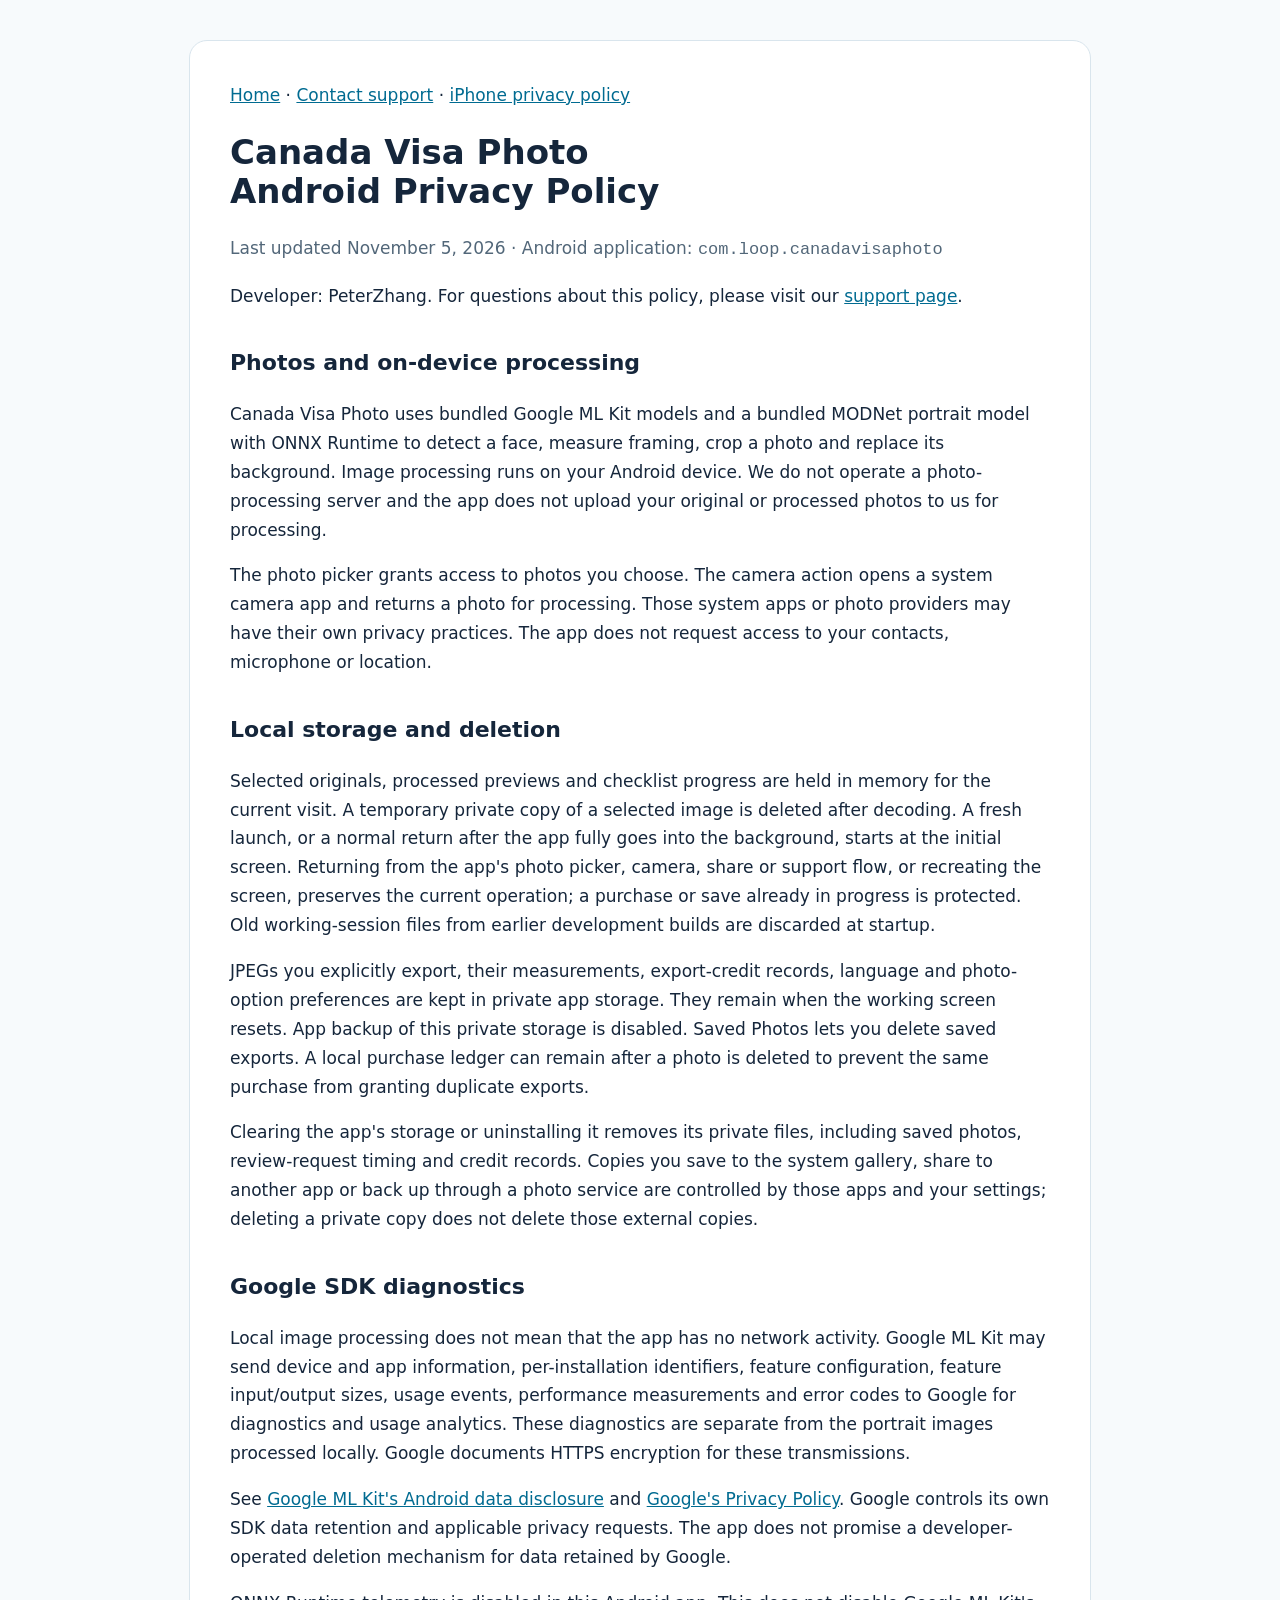
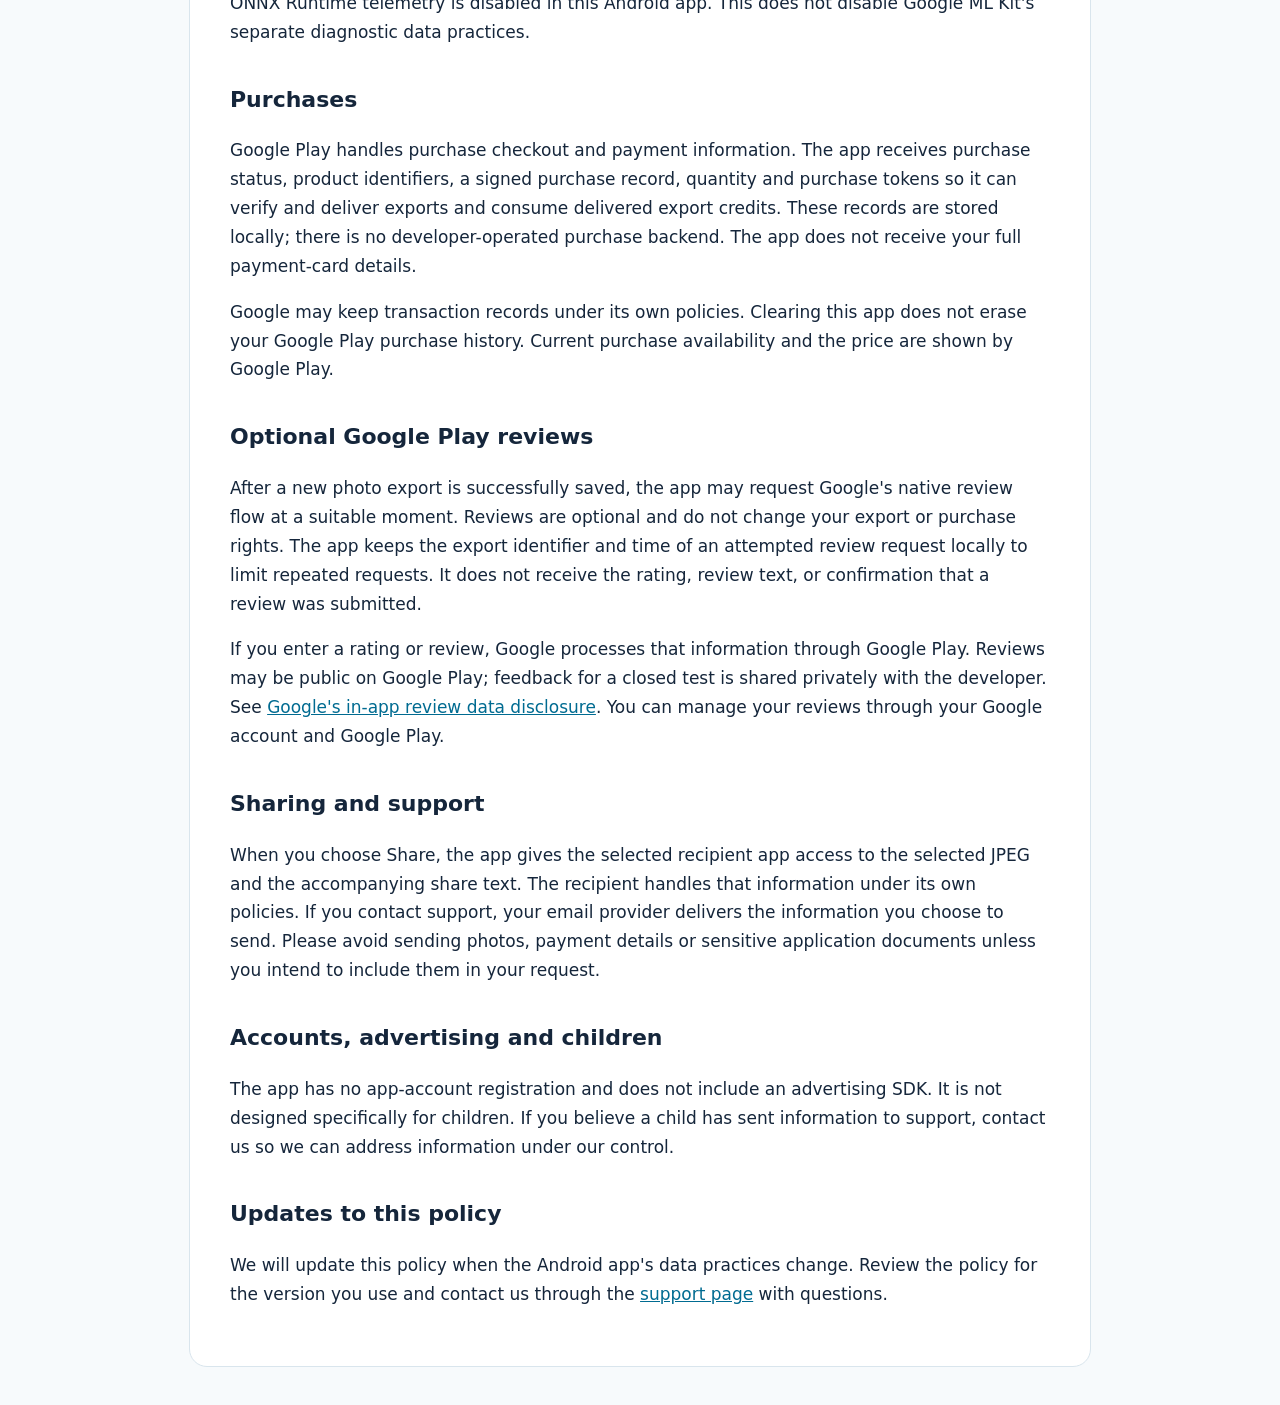
<file: privacy-android.html>
<!doctype html>
<html lang="en">
<head>
<meta charset="utf-8">
<meta name="viewport" content="width=device-width,initial-scale=1">
<title>Android Privacy Policy | Canada Visa Photo</title>
<meta name="description" content="Android privacy policy for Canada Visa Photo: local photo processing, saved exports, SDK diagnostics, purchases and optional reviews.">
<style>
body{font:17px/1.7 system-ui,sans-serif;color:#15263b;background:#f7fafc;margin:0;padding:40px 24px}main{max-width:820px;margin:auto;background:white;padding:40px;border:1px solid #d9e5ed;border-radius:18px}h1{line-height:1.15}h2{font-size:22px;margin-top:34px}a{color:#006b91}.muted{color:#526779}code{overflow-wrap:anywhere}@media(max-width:600px){body{padding:16px}main{padding:24px}}
</style>
</head>
<body><main>
<nav aria-label="Related pages"><a href="/">Home</a> · <a href="/support.html#en">Contact support</a> · <a href="/privacy.html">iPhone privacy policy</a></nav>
<h1>Canada Visa Photo<br>Android Privacy Policy</h1>
<p class="muted">Last updated November 5, 2026 · Android application: <code>com.loop.canadavisaphoto</code></p>
<p>Developer: PeterZhang. For questions about this policy, please visit our <a href="/support.html#en">support page</a>.</p>
<h2>Photos and on-device processing</h2>
<p>Canada Visa Photo uses bundled Google ML Kit models and a bundled MODNet portrait model with ONNX Runtime to detect a face, measure framing, crop a photo and replace its background. Image processing runs on your Android device. We do not operate a photo-processing server and the app does not upload your original or processed photos to us for processing.</p>
<p>The photo picker grants access to photos you choose. The camera action opens a system camera app and returns a photo for processing. Those system apps or photo providers may have their own privacy practices. The app does not request access to your contacts, microphone or location.</p>
<h2>Local storage and deletion</h2>
<p>Selected originals, processed previews and checklist progress are held in memory for the current visit. A temporary private copy of a selected image is deleted after decoding. A fresh launch, or a normal return after the app fully goes into the background, starts at the initial screen. Returning from the app's photo picker, camera, share or support flow, or recreating the screen, preserves the current operation; a purchase or save already in progress is protected. Old working-session files from earlier development builds are discarded at startup.</p>
<p>JPEGs you explicitly export, their measurements, export-credit records, language and photo-option preferences are kept in private app storage. They remain when the working screen resets. App backup of this private storage is disabled. Saved Photos lets you delete saved exports. A local purchase ledger can remain after a photo is deleted to prevent the same purchase from granting duplicate exports.</p>
<p>Clearing the app's storage or uninstalling it removes its private files, including saved photos, review-request timing and credit records. Copies you save to the system gallery, share to another app or back up through a photo service are controlled by those apps and your settings; deleting a private copy does not delete those external copies.</p>
<h2>Google SDK diagnostics</h2>
<p>Local image processing does not mean that the app has no network activity. Google ML Kit may send device and app information, per-installation identifiers, feature configuration, feature input/output sizes, usage events, performance measurements and error codes to Google for diagnostics and usage analytics. These diagnostics are separate from the portrait images processed locally. Google documents HTTPS encryption for these transmissions.</p>
<p>See <a href="https://developers.google.com/ml-kit/android-data-disclosure">Google ML Kit's Android data disclosure</a> and <a href="https://policies.google.com/privacy">Google's Privacy Policy</a>. Google controls its own SDK data retention and applicable privacy requests. The app does not promise a developer-operated deletion mechanism for data retained by Google.</p>
<p>ONNX Runtime telemetry is disabled in this Android app. This does not disable Google ML Kit's separate diagnostic data practices.</p>
<h2>Purchases</h2>
<p>Google Play handles purchase checkout and payment information. The app receives purchase status, product identifiers, a signed purchase record, quantity and purchase tokens so it can verify and deliver exports and consume delivered export credits. These records are stored locally; there is no developer-operated purchase backend. The app does not receive your full payment-card details.</p>
<p>Google may keep transaction records under its own policies. Clearing this app does not erase your Google Play purchase history. Current purchase availability and the price are shown by Google Play.</p>
<h2>Optional Google Play reviews</h2>
<p>After a new photo export is successfully saved, the app may request Google's native review flow at a suitable moment. Reviews are optional and do not change your export or purchase rights. The app keeps the export identifier and time of an attempted review request locally to limit repeated requests. It does not receive the rating, review text, or confirmation that a review was submitted.</p>
<p>If you enter a rating or review, Google processes that information through Google Play. Reviews may be public on Google Play; feedback for a closed test is shared privately with the developer. See <a href="https://developer.android.com/guide/playcore/in-app-review#data-safety">Google's in-app review data disclosure</a>. You can manage your reviews through your Google account and Google Play.</p>
<h2>Sharing and support</h2>
<p>When you choose Share, the app gives the selected recipient app access to the selected JPEG and the accompanying share text. The recipient handles that information under its own policies. If you contact support, your email provider delivers the information you choose to send. Please avoid sending photos, payment details or sensitive application documents unless you intend to include them in your request.</p>
<h2>Accounts, advertising and children</h2>
<p>The app has no app-account registration and does not include an advertising SDK. It is not designed specifically for children. If you believe a child has sent information to support, contact us so we can address information under our control.</p>
<h2>Updates to this policy</h2>
<p>We will update this policy when the Android app's data practices change. Review the policy for the version you use and contact us through the <a href="/support.html#en">support page</a> with questions.</p>
</main></body></html>
</file>
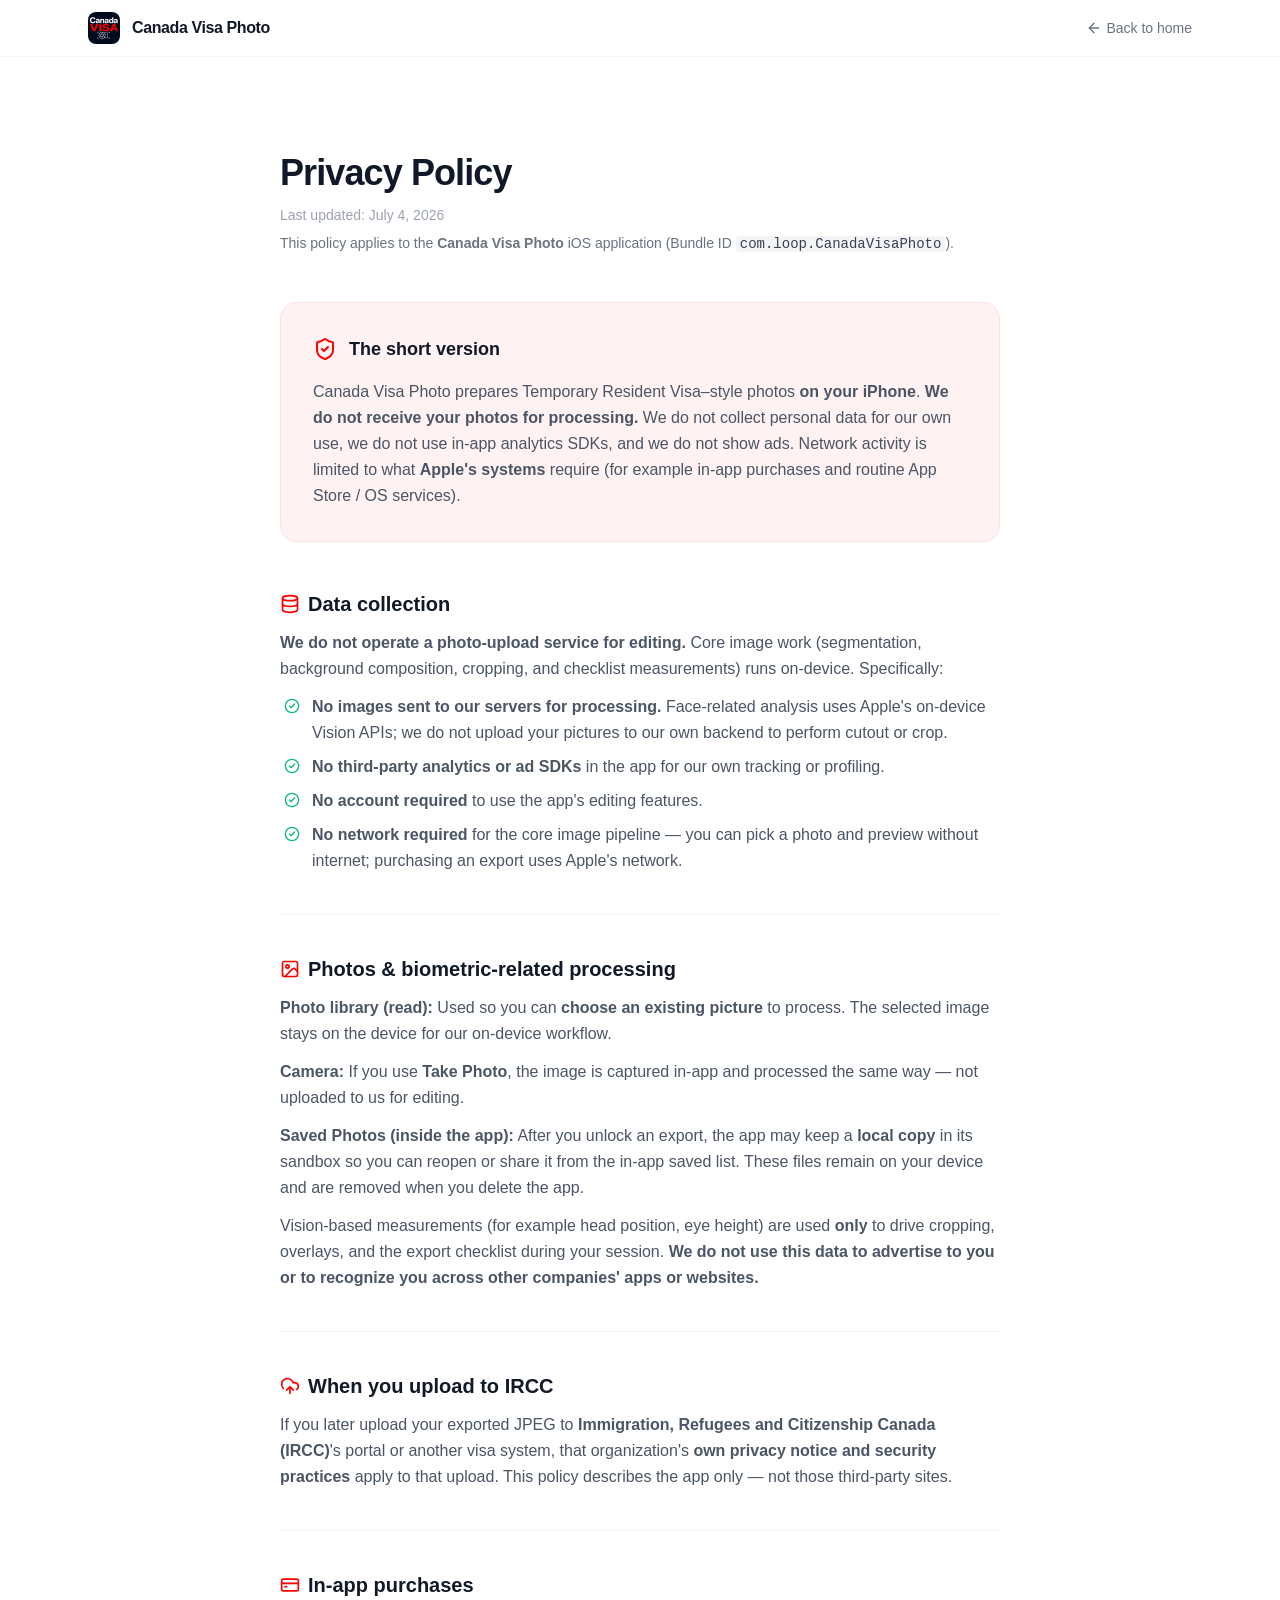
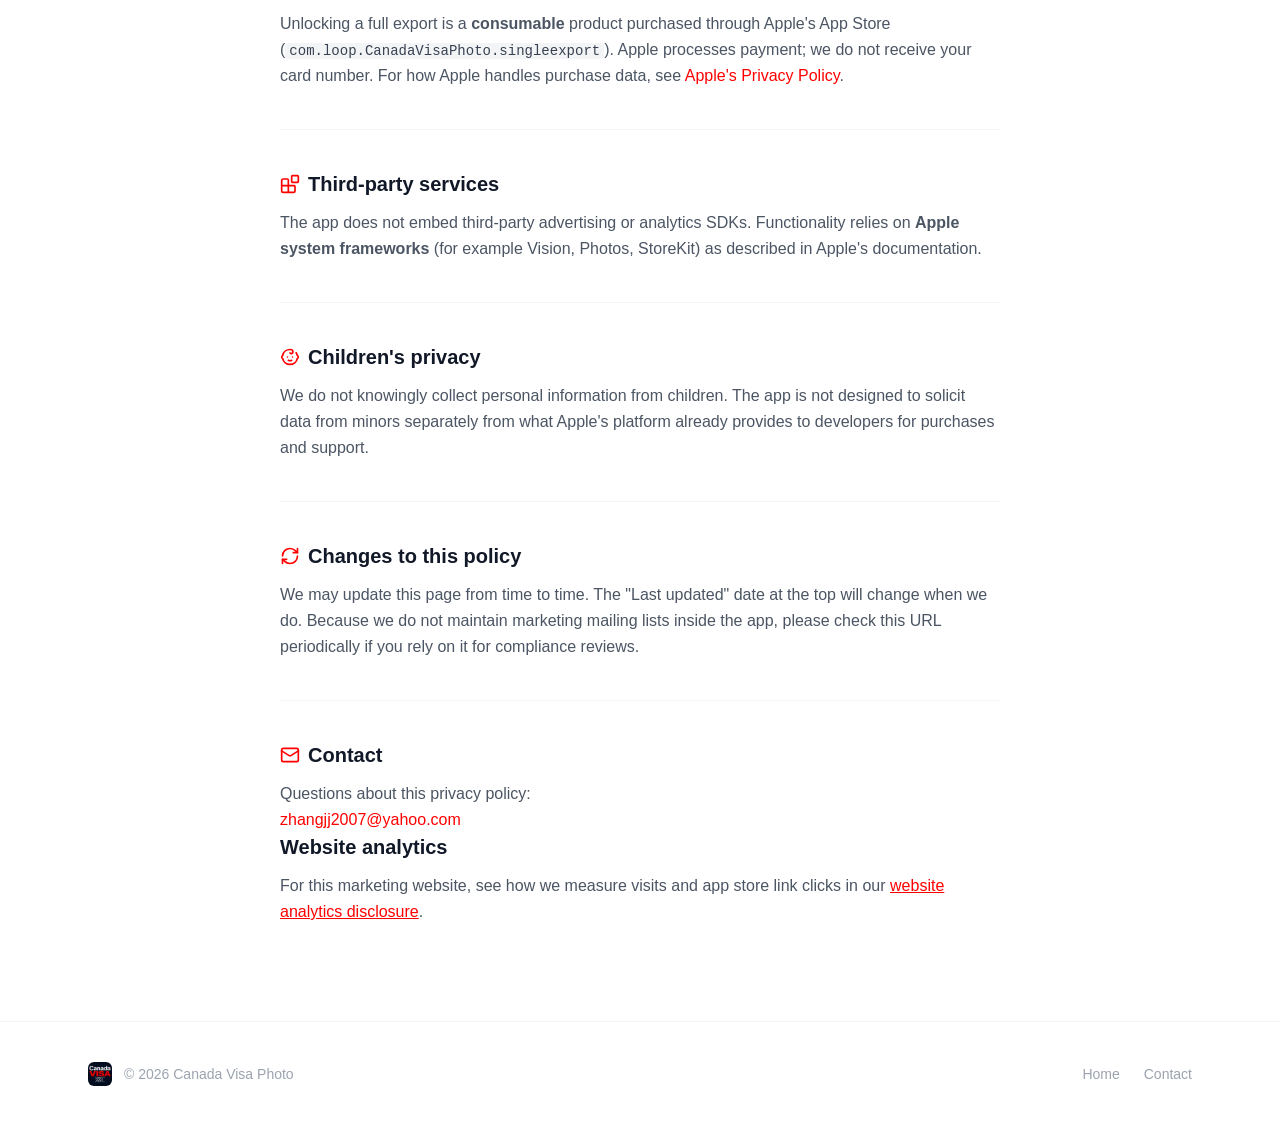
<file: privacy.html>
<!DOCTYPE html>
<html lang="en">
<head>
    <meta charset="UTF-8">
    <meta name="viewport" content="width=device-width, initial-scale=1.0">
    <title>Privacy Policy — Canada Visa Photo</title>
    <meta name="description" content="Privacy Policy for the Canada Visa Photo iOS app. On-device processing for your visa photos — we do not collect your images.">
    <link rel="canonical" href="https://canada.visaphoto1tap.com/privacy.html">
    <link rel="icon" type="image/png" href="AppIcon.png">
    <link rel="apple-touch-icon" href="AppIcon.png">
    <meta name="theme-color" content="#ff0000">
    <meta property="og:type" content="website">
    <meta property="og:url" content="https://canada.visaphoto1tap.com/privacy.html">
    <meta property="og:title" content="Privacy Policy — Canada Visa Photo">
    <meta property="og:description" content="Privacy Policy for the Canada Visa Photo iOS app. On-device processing for your visa photos — we do not collect your images.">
    <meta property="og:image" content="https://canada.visaphoto1tap.com/AppIcon.png">
    <meta property="og:image:width" content="1024">
    <meta property="og:image:height" content="1024">
    <meta name="twitter:card" content="summary_large_image">
    <meta name="twitter:title" content="Privacy Policy — Canada Visa Photo">
    <meta name="twitter:description" content="Privacy Policy for the Canada Visa Photo iOS app. On-device processing for your visa photos — we do not collect your images.">
    <meta name="twitter:image" content="https://canada.visaphoto1tap.com/AppIcon.png">
    <!-- Icons: inline SVG from Lucide (https://lucide.dev), ISC License, see assets/licenses/lucide.txt -->
    <link rel="stylesheet" href="assets/tailwind.css">
</head>
<body class="bg-white text-gray-900 font-sans antialiased">

    <nav class="sticky top-0 z-50 bg-white/80 backdrop-blur-lg border-b border-gray-100">
        <div class="max-w-6xl mx-auto px-6 h-14 flex items-center justify-between">
            <a href="index.html" class="flex items-center gap-3">
                <img src="AppIcon.png" alt="Canada Visa Photo" class="w-8 h-8 rounded-lg" width="1024" height="1024" decoding="async">
                <span class="font-semibold text-gray-900 tracking-tight">Canada Visa Photo</span>
            </a>
            <a href="index.html" class="text-sm text-gray-500 hover:text-gray-900 transition flex items-center gap-1">
                <svg xmlns="http://www.w3.org/2000/svg" width="24" height="24" viewBox="0 0 24 24" fill="none" stroke="currentColor" stroke-width="2" stroke-linecap="round" stroke-linejoin="round" class="w-4 h-4 lucide lucide-arrow-left" aria-hidden="true" focusable="false"><path d="m12 19-7-7 7-7"></path><path d="M19 12H5"></path></svg>
                Back to home
            </a>
        </div>
    </nav>

    <main class="max-w-3xl mx-auto px-6 py-16 md:py-24">

        <div class="mb-12">
            <h1 class="text-3xl md:text-4xl font-bold tracking-tight mb-3">Privacy Policy</h1>
            <p class="text-gray-400 text-sm">Last updated: July 4, 2026</p>
            <p class="text-gray-500 text-sm mt-2">This policy applies to the <strong>Canada Visa Photo</strong> iOS application (Bundle ID <code class="text-gray-700 bg-gray-100 px-1 rounded">com.loop.CanadaVisaPhoto</code>).</p>
        </div>

        <div class="bg-red-50 border border-red-100 rounded-2xl p-6 md:p-8 mb-12">
            <div class="flex items-start gap-3 mb-4">
                <svg xmlns="http://www.w3.org/2000/svg" width="24" height="24" viewBox="0 0 24 24" fill="none" stroke="currentColor" stroke-width="2" stroke-linecap="round" stroke-linejoin="round" class="w-6 h-6 text-brand flex-shrink-0 mt-0.5 lucide lucide-shield-check" aria-hidden="true" focusable="false"><path d="M20 13c0 5-3.5 7.5-7.66 8.95a1 1 0 0 1-.67-.01C7.5 20.5 4 18 4 13V6a1 1 0 0 1 1-1c2 0 4.5-1.2 6.24-2.72a1.17 1.17 0 0 1 1.52 0C14.51 3.81 17 5 19 5a1 1 0 0 1 1 1z"></path><path d="m9 12 2 2 4-4"></path></svg>
                <h2 class="text-lg font-semibold">The short version</h2>
            </div>
            <p class="text-gray-600 leading-relaxed">
                Canada Visa Photo prepares Temporary Resident Visa–style photos <strong>on your iPhone</strong>. <strong>We do not receive your photos for processing.</strong> We do not collect personal data for our own use, we do not use in-app analytics SDKs, and we do not show ads. Network activity is limited to what <strong>Apple's systems</strong> require (for example in-app purchases and routine App Store / OS services).
            </p>
        </div>

        <div class="space-y-10">

            <section>
                <h2 class="text-xl font-semibold mb-3 flex items-center gap-2"><svg xmlns="http://www.w3.org/2000/svg" width="24" height="24" viewBox="0 0 24 24" fill="none" stroke="currentColor" stroke-width="2" stroke-linecap="round" stroke-linejoin="round" class="w-5 h-5 text-brand lucide lucide-database" aria-hidden="true" focusable="false"><ellipse cx="12" cy="5" rx="9" ry="3"></ellipse><path d="M3 5V19A9 3 0 0 0 21 19V5"></path><path d="M3 12A9 3 0 0 0 21 12"></path></svg>Data collection</h2>
                <div class="text-gray-600 leading-relaxed space-y-3">
                    <p><strong>We do not operate a photo-upload service for editing.</strong> Core image work (segmentation, background composition, cropping, and checklist measurements) runs on-device. Specifically:</p>
                    <ul class="space-y-2 ml-1">
                        <li class="flex items-start gap-3"><svg xmlns="http://www.w3.org/2000/svg" width="24" height="24" viewBox="0 0 24 24" fill="none" stroke="currentColor" stroke-width="2" stroke-linecap="round" stroke-linejoin="round" class="w-4 h-4 text-emerald-500 flex-shrink-0 mt-1 lucide lucide-check-circle-2" aria-hidden="true" focusable="false"><circle cx="12" cy="12" r="10"></circle><path d="m16 9-5.5 5.5L8 12"></path></svg><span><strong>No images sent to our servers for processing.</strong> Face-related analysis uses Apple's on-device Vision APIs; we do not upload your pictures to our own backend to perform cutout or crop.</span></li>
                        <li class="flex items-start gap-3"><svg xmlns="http://www.w3.org/2000/svg" width="24" height="24" viewBox="0 0 24 24" fill="none" stroke="currentColor" stroke-width="2" stroke-linecap="round" stroke-linejoin="round" class="w-4 h-4 text-emerald-500 flex-shrink-0 mt-1 lucide lucide-check-circle-2" aria-hidden="true" focusable="false"><circle cx="12" cy="12" r="10"></circle><path d="m16 9-5.5 5.5L8 12"></path></svg><span><strong>No third-party analytics or ad SDKs</strong> in the app for our own tracking or profiling.</span></li>
                        <li class="flex items-start gap-3"><svg xmlns="http://www.w3.org/2000/svg" width="24" height="24" viewBox="0 0 24 24" fill="none" stroke="currentColor" stroke-width="2" stroke-linecap="round" stroke-linejoin="round" class="w-4 h-4 text-emerald-500 flex-shrink-0 mt-1 lucide lucide-check-circle-2" aria-hidden="true" focusable="false"><circle cx="12" cy="12" r="10"></circle><path d="m16 9-5.5 5.5L8 12"></path></svg><span><strong>No account required</strong> to use the app's editing features.</span></li>
                        <li class="flex items-start gap-3"><svg xmlns="http://www.w3.org/2000/svg" width="24" height="24" viewBox="0 0 24 24" fill="none" stroke="currentColor" stroke-width="2" stroke-linecap="round" stroke-linejoin="round" class="w-4 h-4 text-emerald-500 flex-shrink-0 mt-1 lucide lucide-check-circle-2" aria-hidden="true" focusable="false"><circle cx="12" cy="12" r="10"></circle><path d="m16 9-5.5 5.5L8 12"></path></svg><span><strong>No network required</strong> for the core image pipeline — you can pick a photo and preview without internet; purchasing an export uses Apple's network.</span></li>
                    </ul>
                </div>
            </section>

            <hr class="border-gray-100">

            <section>
                <h2 class="text-xl font-semibold mb-3 flex items-center gap-2"><svg xmlns="http://www.w3.org/2000/svg" width="24" height="24" viewBox="0 0 24 24" fill="none" stroke="currentColor" stroke-width="2" stroke-linecap="round" stroke-linejoin="round" class="w-5 h-5 text-brand lucide lucide-image" aria-hidden="true" focusable="false"><rect width="18" height="18" x="3" y="3" rx="2" ry="2"></rect><circle cx="9" cy="9" r="2"></circle><path d="m21 15-3.086-3.086a2 2 0 0 0-2.828 0L6 21"></path></svg>Photos &amp; biometric-related processing</h2>
                <div class="text-gray-600 leading-relaxed space-y-3">
                    <p><strong>Photo library (read):</strong> Used so you can <strong>choose an existing picture</strong> to process. The selected image stays on the device for our on-device workflow.</p>
                    <p><strong>Camera:</strong> If you use <strong>Take Photo</strong>, the image is captured in-app and processed the same way — not uploaded to us for editing.</p>
                    <p><strong>Saved Photos (inside the app):</strong> After you unlock an export, the app may keep a <strong>local copy</strong> in its sandbox so you can reopen or share it from the in-app saved list. These files remain on your device and are removed when you delete the app.</p>
                    <p>Vision-based measurements (for example head position, eye height) are used <strong>only</strong> to drive cropping, overlays, and the export checklist during your session. <strong>We do not use this data to advertise to you or to recognize you across other companies' apps or websites.</strong></p>
                </div>
            </section>

            <hr class="border-gray-100">

            <section>
                <h2 class="text-xl font-semibold mb-3 flex items-center gap-2"><svg xmlns="http://www.w3.org/2000/svg" width="24" height="24" viewBox="0 0 24 24" fill="none" stroke="currentColor" stroke-width="2" stroke-linecap="round" stroke-linejoin="round" class="w-5 h-5 text-brand lucide lucide-upload-cloud" aria-hidden="true" focusable="false"><path d="M12 13v8"></path><path d="M4 14.899A7 7 0 1 1 15.71 8h1.79a4.5 4.5 0 0 1 2.5 8.242"></path><path d="m8 17 4-4 4 4"></path></svg>When you upload to IRCC</h2>
                <p class="text-gray-600 leading-relaxed">
                    If you later upload your exported JPEG to <strong>Immigration, Refugees and Citizenship Canada (IRCC)</strong>'s portal or another visa system, that organization's <strong>own privacy notice and security practices</strong> apply to that upload. This policy describes the app only — not those third-party sites.
                </p>
            </section>

            <hr class="border-gray-100">

            <section>
                <h2 class="text-xl font-semibold mb-3 flex items-center gap-2"><svg xmlns="http://www.w3.org/2000/svg" width="24" height="24" viewBox="0 0 24 24" fill="none" stroke="currentColor" stroke-width="2" stroke-linecap="round" stroke-linejoin="round" class="w-5 h-5 text-brand lucide lucide-credit-card" aria-hidden="true" focusable="false"><rect width="20" height="14" x="2" y="5" rx="2"></rect><line x1="2" x2="22" y1="10" y2="10"></line><path d="M6 14h2"></path></svg>In-app purchases</h2>
                <p class="text-gray-600 leading-relaxed">
                    Unlocking a full export is a <strong>consumable</strong> product purchased through Apple's App Store (<code class="text-gray-700 bg-gray-100 px-1 rounded text-sm">com.loop.CanadaVisaPhoto.singleexport</code>). Apple processes payment; we do not receive your card number. For how Apple handles purchase data, see <a href="https://www.apple.com/legal/privacy/" class="text-brand hover:underline">Apple's Privacy Policy</a>.
                </p>
            </section>

            <hr class="border-gray-100">

            <section>
                <h2 class="text-xl font-semibold mb-3 flex items-center gap-2"><svg xmlns="http://www.w3.org/2000/svg" width="24" height="24" viewBox="0 0 24 24" fill="none" stroke="currentColor" stroke-width="2" stroke-linecap="round" stroke-linejoin="round" class="w-5 h-5 text-brand lucide lucide-blocks" aria-hidden="true" focusable="false"><path d="M10 22V7a1 1 0 0 0-1-1H4a2 2 0 0 0-2 2v12a2 2 0 0 0 2 2h12a2 2 0 0 0 2-2v-5a1 1 0 0 0-1-1H2"></path><rect x="14" y="2" width="8" height="8" rx="1"></rect></svg>Third-party services</h2>
                <p class="text-gray-600 leading-relaxed">The app does not embed third-party advertising or analytics SDKs. Functionality relies on <strong>Apple system frameworks</strong> (for example Vision, Photos, StoreKit) as described in Apple's documentation.</p>
            </section>

            <hr class="border-gray-100">

            <section>
                <h2 class="text-xl font-semibold mb-3 flex items-center gap-2"><svg xmlns="http://www.w3.org/2000/svg" width="24" height="24" viewBox="0 0 24 24" fill="none" stroke="currentColor" stroke-width="2" stroke-linecap="round" stroke-linejoin="round" class="w-5 h-5 text-brand lucide lucide-baby" aria-hidden="true" focusable="false"><path d="M10 16c.5.3 1.2.5 2 .5s1.5-.2 2-.5"></path><path d="M15 12h.01"></path><path d="M19.38 6.813A9 9 0 0 1 20.8 10.2a2 2 0 0 1 0 3.6 9 9 0 0 1-17.6 0 2 2 0 0 1 0-3.6A9 9 0 0 1 12 3c2 0 3.5 1.1 3.5 2.5s-.9 2.5-2 2.5c-.8 0-1.5-.4-1.5-1"></path><path d="M9 12h.01"></path></svg>Children's privacy</h2>
                <p class="text-gray-600 leading-relaxed">We do not knowingly collect personal information from children. The app is not designed to solicit data from minors separately from what Apple's platform already provides to developers for purchases and support.</p>
            </section>

            <hr class="border-gray-100">

            <section>
                <h2 class="text-xl font-semibold mb-3 flex items-center gap-2"><svg xmlns="http://www.w3.org/2000/svg" width="24" height="24" viewBox="0 0 24 24" fill="none" stroke="currentColor" stroke-width="2" stroke-linecap="round" stroke-linejoin="round" class="w-5 h-5 text-brand lucide lucide-refresh-cw" aria-hidden="true" focusable="false"><path d="M3 12a9 9 0 0 1 9-9 9.75 9.75 0 0 1 6.74 2.74L21 8"></path><path d="M21 3v5h-5"></path><path d="M21 12a9 9 0 0 1-9 9 9.75 9.75 0 0 1-6.74-2.74L3 16"></path><path d="M8 16H3v5"></path></svg>Changes to this policy</h2>
                <p class="text-gray-600 leading-relaxed">We may update this page from time to time. The "Last updated" date at the top will change when we do. Because we do not maintain marketing mailing lists inside the app, please check this URL periodically if you rely on it for compliance reviews.</p>
            </section>

            <hr class="border-gray-100">

            <section>
                <h2 class="text-xl font-semibold mb-3 flex items-center gap-2"><svg xmlns="http://www.w3.org/2000/svg" width="24" height="24" viewBox="0 0 24 24" fill="none" stroke="currentColor" stroke-width="2" stroke-linecap="round" stroke-linejoin="round" class="w-5 h-5 text-brand lucide lucide-mail" aria-hidden="true" focusable="false"><path d="m22 7-8.991 5.727a2 2 0 0 1-2.009 0L2 7"></path><rect x="2" y="4" width="20" height="16" rx="2"></rect></svg>Contact</h2>
                <p class="text-gray-600 leading-relaxed">Questions about this privacy policy:<br><a href="mailto:zhangjj2007@yahoo.com" class="text-brand hover:underline font-medium">zhangjj2007@yahoo.com</a></p>
            </section>

        </div>
        <section class="mt-12" aria-labelledby="website-analytics">
            <h2 id="website-analytics" class="text-xl font-semibold mb-3">Website analytics</h2>
            <p class="text-gray-600 leading-relaxed">For this marketing website, see how we measure visits and app store link clicks in our <a href="https://us.visaphoto1tap.com/privacy.html#website-analytics" class="text-brand underline">website analytics disclosure</a>.</p>
        </section>
    </main>

    <footer class="border-t border-gray-100 py-10">
        <div class="max-w-6xl mx-auto px-6 flex flex-col md:flex-row items-center justify-between gap-4 text-sm text-gray-400">
            <div class="flex items-center gap-3">
                <img src="AppIcon.png" alt="" class="w-6 h-6 rounded-md" width="1024" height="1024" decoding="async">
                <span>&copy; 2026 Canada Visa Photo</span>
            </div>
            <div class="flex items-center gap-6">
                <a href="index.html" class="hover:text-gray-600 transition">Home</a>
                <a href="mailto:zhangjj2007@yahoo.com" class="hover:text-gray-600 transition">Contact</a>
            </div>
        </div>
    </footer>

</body>
</html>
</file>
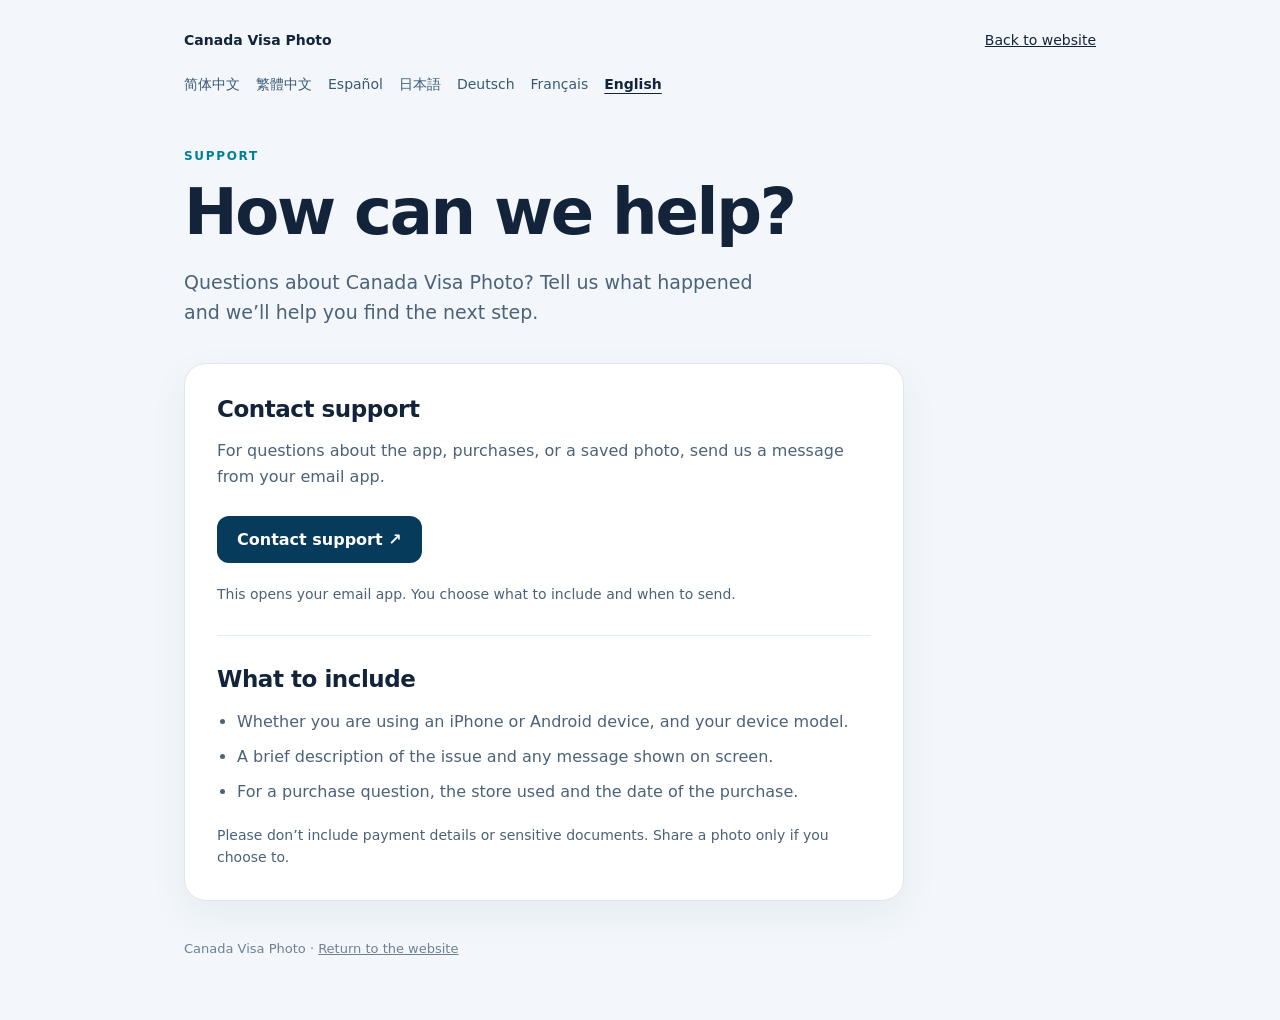
<file: support.html>
<!doctype html>
<html lang="en"><head><meta charset="utf-8"><meta name="viewport" content="width=device-width, initial-scale=1">
<title>Support | Canada Visa Photo</title>
<style>
:root{color-scheme:light;font-family:system-ui,-apple-system,BlinkMacSystemFont,"Segoe UI",sans-serif;color:#13243a;background:#f3f7fb}
*{box-sizing:border-box}body{margin:0}a{color:inherit}.wrap{max-width:960px;margin:auto;padding:32px 24px 64px}
.locale{display:none}.locale:last-child{display:block}.locale:target{display:block}.locale:target~.locale:last-child{display:none}
.top{display:flex;align-items:center;justify-content:space-between;gap:16px;font-size:14px}.brand{font-weight:750;text-decoration:none}.languages{display:flex;flex-wrap:wrap;gap:8px 16px;margin-top:28px;font-size:14px;color:#385975}.languages a{text-decoration:none}.languages a:hover{text-decoration:underline}
.languages a[aria-current="page"]{font-weight:750;color:#13243a;text-decoration:underline;text-underline-offset:4px}
.hero{padding:55px 0 36px;max-width:700px}.eyebrow{font-size:12px;font-weight:800;letter-spacing:.14em;text-transform:uppercase;color:#007f96}h1{font-size:clamp(38px,7vw,64px);line-height:1.12;letter-spacing:-.035em;margin:14px 0 18px}.intro{font-size:19px;line-height:1.6;color:#4b6279;margin:0;max-width:610px}
.card{background:#fff;border:1px solid #dce7ee;border-radius:22px;padding:32px;box-shadow:0 14px 38px #1d3c5910;max-width:720px}h2{font-size:23px;letter-spacing:-.02em;margin:0 0 12px}p{line-height:1.6;color:#4b6279}.button{display:inline-block;background:#073b5c;color:white;text-decoration:none;font-weight:700;border-radius:12px;padding:14px 20px;margin:10px 0 2px}.button:hover{background:#075878}a:focus-visible{outline:3px solid #10a4bc;outline-offset:4px}.note{font-size:14px;margin:18px 0 0}.divider{height:1px;background:#e4edf2;margin:30px 0}ul{padding-left:20px;color:#4b6279;line-height:1.7}li+li{margin-top:8px}footer{margin-top:40px;color:#6e8091;font-size:13px}@media(max-width:550px){.wrap{padding:24px 20px 48px}.hero{padding:44px 0 28px}.card{padding:24px}.intro{font-size:17px}}
</style></head><body><div class="wrap"><section class="locale" id="zh-Hans" lang="zh-Hans">
<nav class="top" aria-label="选择语言"><a class="brand" href="/">Canada Visa Photo</a><a href="/">返回网站</a></nav>
<nav class="languages" aria-label="选择语言"><a href="#zh-Hans" lang="zh-Hans" aria-current="page">简体中文</a> <a href="#zh-Hant" lang="zh-Hant">繁體中文</a> <a href="#es" lang="es">Español</a> <a href="#ja" lang="ja">日本語</a> <a href="#de" lang="de">Deutsch</a> <a href="#fr" lang="fr">Français</a> <a href="#en" lang="en">English</a></nav>
<header class="hero"><div class="eyebrow">支持</div><h1>我们能帮您什么？</h1><p class="intro">对 Canada Visa Photo 有疑问？请告诉我们遇到的问题，我们会协助您寻找下一步。</p></header>
<main class="card"><h2>联系支持</h2><p>如对应用、购买或已保存的照片有疑问，请通过邮件应用联系我们。</p>
<a class="button" href="mailto:zhangjj2007@yahoo.com?subject=Canada%20Visa%20Photo%20Support">联系支持 &#8599;</a>
<p class="note">此操作会打开邮件应用；发送时间和内容由您决定。</p><div class="divider"></div><h2>请提供</h2>
<ul><li>使用的是 iPhone 还是 Android，以及设备型号。</li><li>问题的简要描述及屏幕上显示的提示。</li><li>如咨询购买问题，请提供使用的商店和购买日期。</li></ul><p class="note">请勿发送付款信息或敏感文件。只有在您愿意时才分享照片。</p></main>
<footer>Canada Visa Photo &middot; <a href="/">返回网站</a></footer></section><section class="locale" id="zh-Hant" lang="zh-Hant">
<nav class="top" aria-label="選擇語言"><a class="brand" href="/">Canada Visa Photo</a><a href="/">返回網站</a></nav>
<nav class="languages" aria-label="選擇語言"><a href="#zh-Hans" lang="zh-Hans">简体中文</a> <a href="#zh-Hant" lang="zh-Hant" aria-current="page">繁體中文</a> <a href="#es" lang="es">Español</a> <a href="#ja" lang="ja">日本語</a> <a href="#de" lang="de">Deutsch</a> <a href="#fr" lang="fr">Français</a> <a href="#en" lang="en">English</a></nav>
<header class="hero"><div class="eyebrow">支援</div><h1>我們能為您做什麼？</h1><p class="intro">對 Canada Visa Photo 有疑問？請告訴我們遇到的問題，我們會協助您尋找下一步。</p></header>
<main class="card"><h2>聯絡支援</h2><p>如對應用程式、購買或已儲存的照片有疑問，請透過郵件應用程式聯絡我們。</p>
<a class="button" href="mailto:zhangjj2007@yahoo.com?subject=Canada%20Visa%20Photo%20Support">聯絡支援 &#8599;</a>
<p class="note">此操作會開啟郵件應用程式；傳送時間和內容由您決定。</p><div class="divider"></div><h2>請提供</h2>
<ul><li>使用的是 iPhone 還是 Android，以及裝置型號。</li><li>問題的簡要描述及螢幕上顯示的訊息。</li><li>如詢問購買問題，請提供使用的商店和購買日期。</li></ul><p class="note">請勿傳送付款資訊或敏感文件。只有在您願意時才分享照片。</p></main>
<footer>Canada Visa Photo &middot; <a href="/">返回網站</a></footer></section><section class="locale" id="es" lang="es">
<nav class="top" aria-label="Elegir idioma"><a class="brand" href="/">Canada Visa Photo</a><a href="/">Volver al sitio web</a></nav>
<nav class="languages" aria-label="Elegir idioma"><a href="#zh-Hans" lang="zh-Hans">简体中文</a> <a href="#zh-Hant" lang="zh-Hant">繁體中文</a> <a href="#es" lang="es" aria-current="page">Español</a> <a href="#ja" lang="ja">日本語</a> <a href="#de" lang="de">Deutsch</a> <a href="#fr" lang="fr">Français</a> <a href="#en" lang="en">English</a></nav>
<header class="hero"><div class="eyebrow">Ayuda</div><h1>¿Cómo podemos ayudarte?</h1><p class="intro">¿Tienes preguntas sobre Canada Visa Photo? Cuéntanos qué ocurrió y te ayudaremos con el siguiente paso.</p></header>
<main class="card"><h2>Contactar con soporte</h2><p>Si tienes preguntas sobre la aplicación, una compra o una foto guardada, escríbenos desde tu aplicación de correo.</p>
<a class="button" href="mailto:zhangjj2007@yahoo.com?subject=Canada%20Visa%20Photo%20Support">Contactar con soporte &#8599;</a>
<p class="note">Se abrirá tu aplicación de correo. Tú decides qué incluir y cuándo enviar el mensaje.</p><div class="divider"></div><h2>Qué incluir</h2>
<ul><li>Si usas un iPhone o un dispositivo Android y el modelo.</li><li>Una breve descripción del problema y cualquier mensaje que aparezca en pantalla.</li><li>Para consultas sobre compras, indica la tienda y la fecha de compra.</li></ul><p class="note">No incluyas datos de pago ni documentos sensibles. Comparte una foto solo si lo deseas.</p></main>
<footer>Canada Visa Photo &middot; <a href="/">Volver al sitio web</a></footer></section><section class="locale" id="ja" lang="ja">
<nav class="top" aria-label="言語を選択"><a class="brand" href="/">Canada Visa Photo</a><a href="/">ウェブサイトに戻る</a></nav>
<nav class="languages" aria-label="言語を選択"><a href="#zh-Hans" lang="zh-Hans">简体中文</a> <a href="#zh-Hant" lang="zh-Hant">繁體中文</a> <a href="#es" lang="es">Español</a> <a href="#ja" lang="ja" aria-current="page">日本語</a> <a href="#de" lang="de">Deutsch</a> <a href="#fr" lang="fr">Français</a> <a href="#en" lang="en">English</a></nav>
<header class="hero"><div class="eyebrow">サポート</div><h1>お困りですか？</h1><p class="intro">Canada Visa Photo についてご質問がありますか？状況をお知らせください。次の対応をご案内します。</p></header>
<main class="card"><h2>サポートに連絡</h2><p>アプリ、購入、保存した写真については、メールアプリからお問い合わせください。</p>
<a class="button" href="mailto:zhangjj2007@yahoo.com?subject=Canada%20Visa%20Photo%20Support">サポートに連絡 &#8599;</a>
<p class="note">メールアプリが開きます。内容と送信するタイミングはご自身で決められます。</p><div class="divider"></div><h2>お知らせいただきたいこと</h2>
<ul><li>iPhone または Android のどちらをご利用かと、端末の機種。</li><li>問題の簡単な説明と、画面に表示されたメッセージ。</li><li>購入に関するお問い合わせの場合は、利用したストアと購入日。</li></ul><p class="note">決済情報や機密書類は送らないでください。写真はご自身が希望する場合のみ共有してください。</p></main>
<footer>Canada Visa Photo &middot; <a href="/">ウェブサイトに戻る</a></footer></section><section class="locale" id="de" lang="de">
<nav class="top" aria-label="Sprache wählen"><a class="brand" href="/">Canada Visa Photo</a><a href="/">Zurück zur Website</a></nav>
<nav class="languages" aria-label="Sprache wählen"><a href="#zh-Hans" lang="zh-Hans">简体中文</a> <a href="#zh-Hant" lang="zh-Hant">繁體中文</a> <a href="#es" lang="es">Español</a> <a href="#ja" lang="ja">日本語</a> <a href="#de" lang="de" aria-current="page">Deutsch</a> <a href="#fr" lang="fr">Français</a> <a href="#en" lang="en">English</a></nav>
<header class="hero"><div class="eyebrow">Hilfe</div><h1>Wie können wir helfen?</h1><p class="intro">Fragen zu Canada Visa Photo? Beschreibe uns, was passiert ist, und wir helfen dir beim nächsten Schritt.</p></header>
<main class="card"><h2>Support kontaktieren</h2><p>Bei Fragen zur App, zu Käufen oder einem gespeicherten Foto sende uns eine Nachricht über deine E-Mail-App.</p>
<a class="button" href="mailto:zhangjj2007@yahoo.com?subject=Canada%20Visa%20Photo%20Support">Support kontaktieren &#8599;</a>
<p class="note">Deine E-Mail-App wird geöffnet. Du entscheidest, was du schreibst und wann du sendest.</p><div class="divider"></div><h2>Was du angeben kannst</h2>
<ul><li>Ob du ein iPhone oder Android-Gerät verwendest, und das Gerätemodell.</li><li>Eine kurze Beschreibung des Problems und angezeigte Meldungen.</li><li>Bei Fragen zu einem Kauf: den verwendeten Store und das Kaufdatum.</li></ul><p class="note">Bitte sende keine Zahlungsdaten oder vertraulichen Dokumente. Teile ein Foto nur, wenn du möchtest.</p></main>
<footer>Canada Visa Photo &middot; <a href="/">Zurück zur Website</a></footer></section><section class="locale" id="fr" lang="fr">
<nav class="top" aria-label="Choisir la langue"><a class="brand" href="/">Canada Visa Photo</a><a href="/">Retour au site</a></nav>
<nav class="languages" aria-label="Choisir la langue"><a href="#zh-Hans" lang="zh-Hans">简体中文</a> <a href="#zh-Hant" lang="zh-Hant">繁體中文</a> <a href="#es" lang="es">Español</a> <a href="#ja" lang="ja">日本語</a> <a href="#de" lang="de">Deutsch</a> <a href="#fr" lang="fr" aria-current="page">Français</a> <a href="#en" lang="en">English</a></nav>
<header class="hero"><div class="eyebrow">Assistance</div><h1>Comment pouvons-nous vous aider ?</h1><p class="intro">Une question sur Canada Visa Photo ? Décrivez-nous la situation et nous vous aiderons à trouver la suite.</p></header>
<main class="card"><h2>Contacter l’assistance</h2><p>Pour toute question sur l’application, un achat ou une photo enregistrée, envoyez-nous un message depuis votre application de messagerie.</p>
<a class="button" href="mailto:zhangjj2007@yahoo.com?subject=Canada%20Visa%20Photo%20Support">Contacter l’assistance &#8599;</a>
<p class="note">Votre application de messagerie s’ouvrira. Vous choisissez le contenu et le moment de l’envoi.</p><div class="divider"></div><h2>Informations utiles</h2>
<ul><li>Précisez si vous utilisez un iPhone ou un appareil Android, ainsi que son modèle.</li><li>Décrivez brièvement le problème et tout message affiché à l’écran.</li><li>Pour une question d’achat, indiquez la boutique utilisée et la date de l’achat.</li></ul><p class="note">N’envoyez pas de données de paiement ni de documents sensibles. Ne partagez une photo que si vous le souhaitez.</p></main>
<footer>Canada Visa Photo &middot; <a href="/">Retour au site</a></footer></section><section class="locale" id="en" lang="en">
<nav class="top" aria-label="Choose language"><a class="brand" href="/">Canada Visa Photo</a><a href="/">Back to website</a></nav>
<nav class="languages" aria-label="Choose language"><a href="#zh-Hans" lang="zh-Hans">简体中文</a> <a href="#zh-Hant" lang="zh-Hant">繁體中文</a> <a href="#es" lang="es">Español</a> <a href="#ja" lang="ja">日本語</a> <a href="#de" lang="de">Deutsch</a> <a href="#fr" lang="fr">Français</a> <a href="#en" lang="en" aria-current="page">English</a></nav>
<header class="hero"><div class="eyebrow">Support</div><h1>How can we help?</h1><p class="intro">Questions about Canada Visa Photo? Tell us what happened and we’ll help you find the next step.</p></header>
<main class="card"><h2>Contact support</h2><p>For questions about the app, purchases, or a saved photo, send us a message from your email app.</p>
<a class="button" href="mailto:zhangjj2007@yahoo.com?subject=Canada%20Visa%20Photo%20Support">Contact support &#8599;</a>
<p class="note">This opens your email app. You choose what to include and when to send.</p><div class="divider"></div><h2>What to include</h2>
<ul><li>Whether you are using an iPhone or Android device, and your device model.</li><li>A brief description of the issue and any message shown on screen.</li><li>For a purchase question, the store used and the date of the purchase.</li></ul><p class="note">Please don’t include payment details or sensitive documents. Share a photo only if you choose to.</p></main>
<footer>Canada Visa Photo &middot; <a href="/">Return to the website</a></footer></section></div></body></html>
</file>
